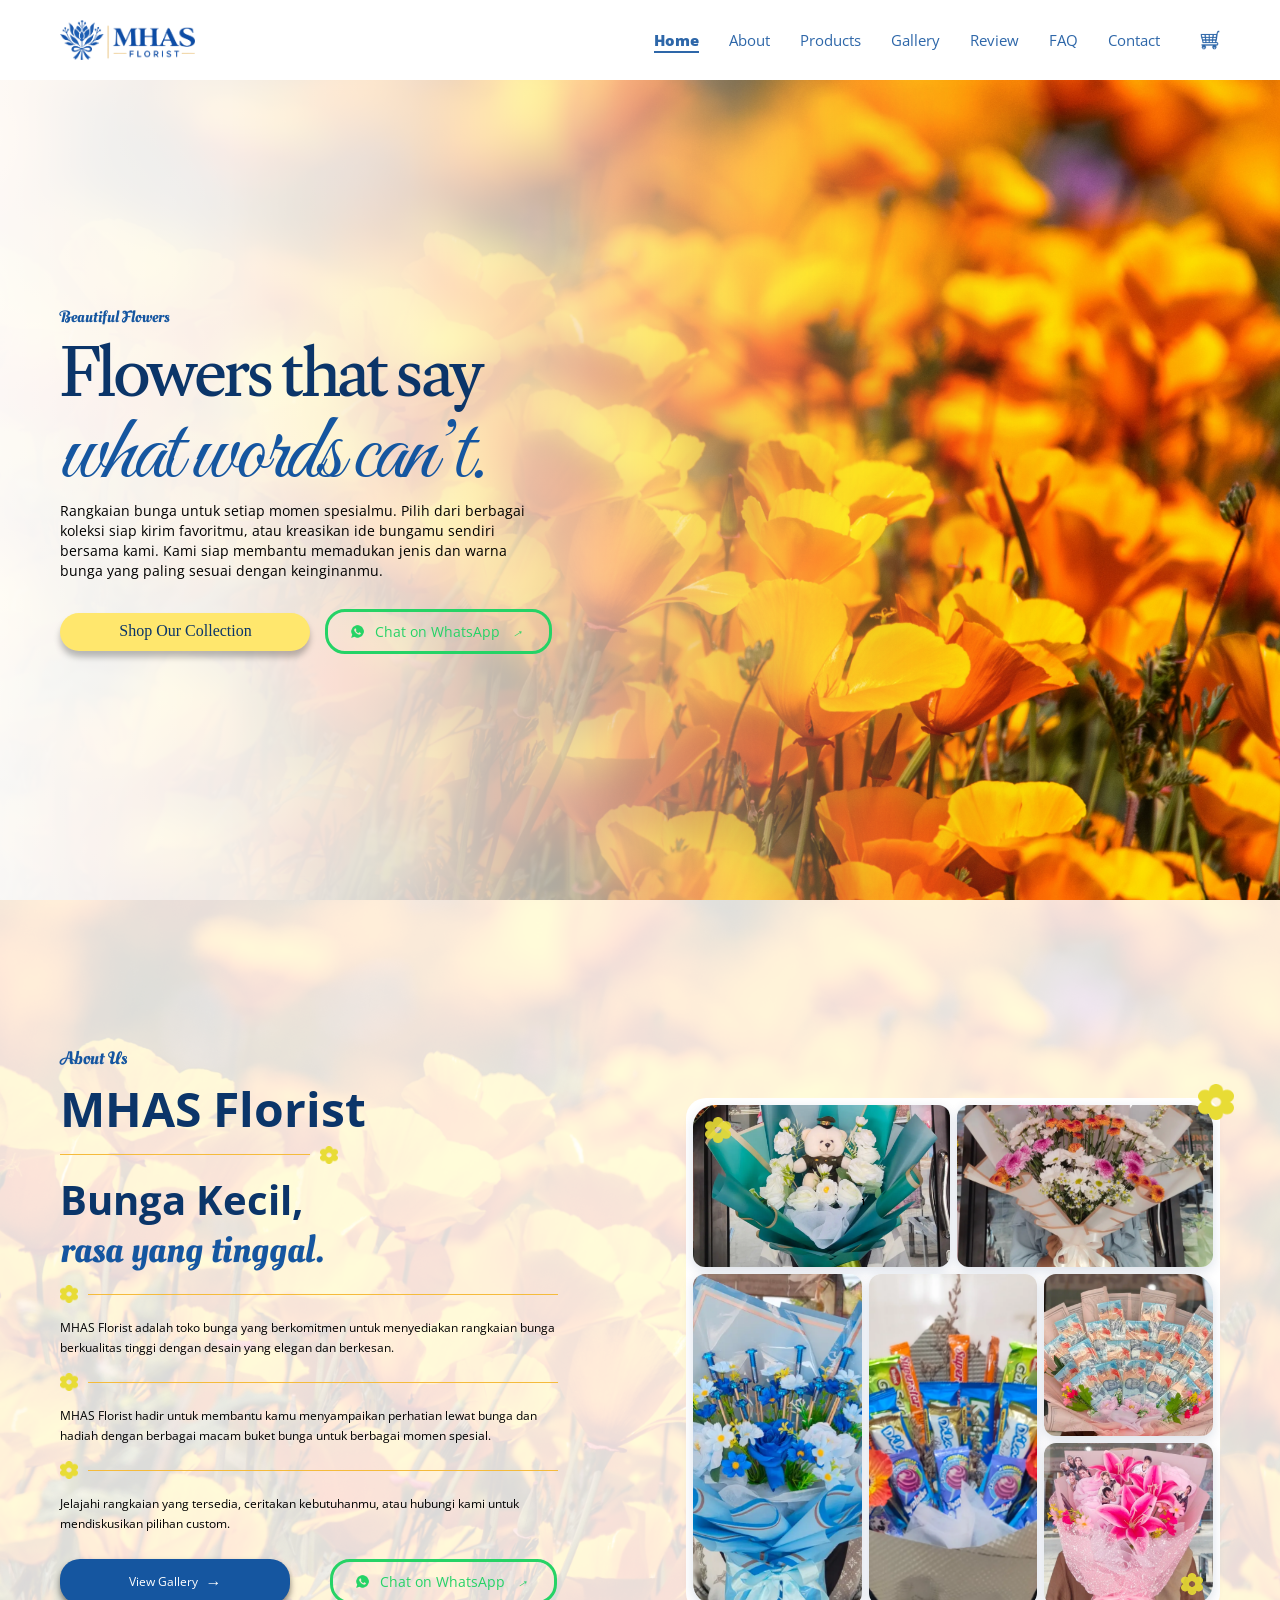
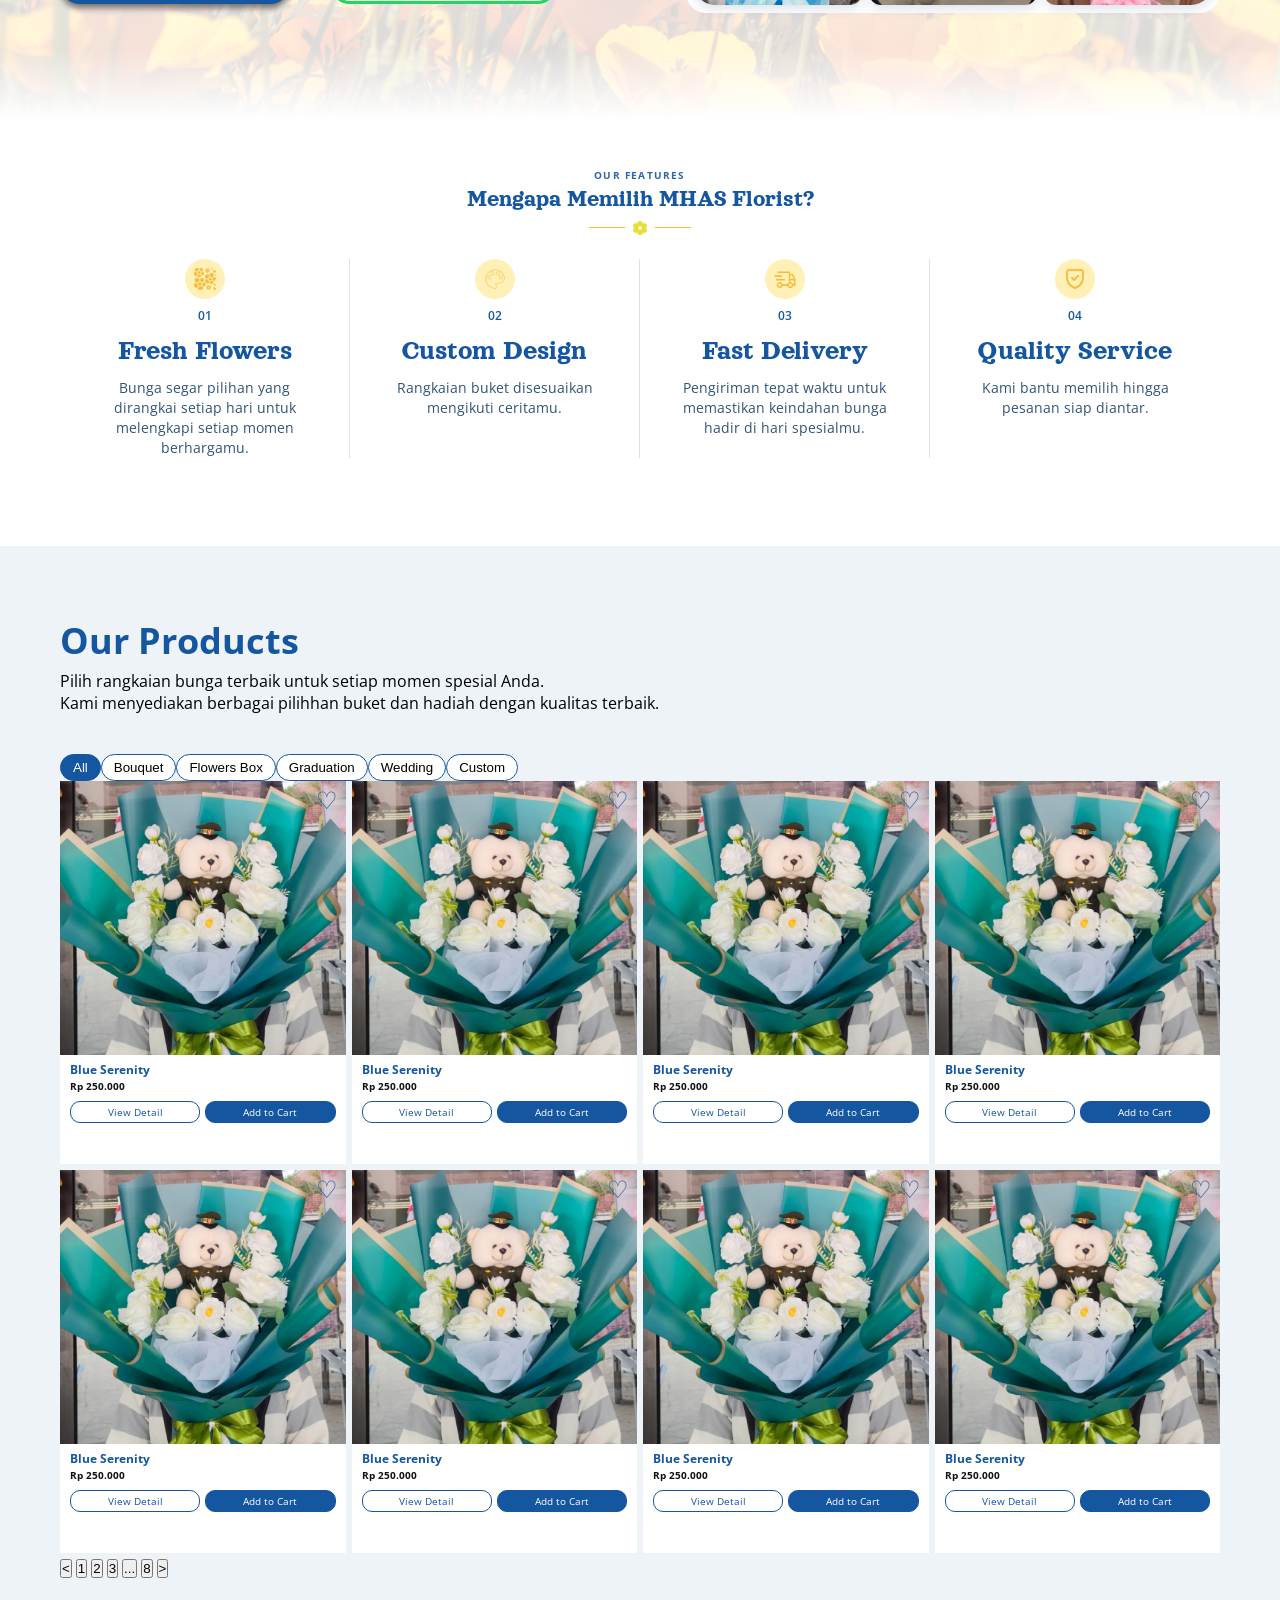
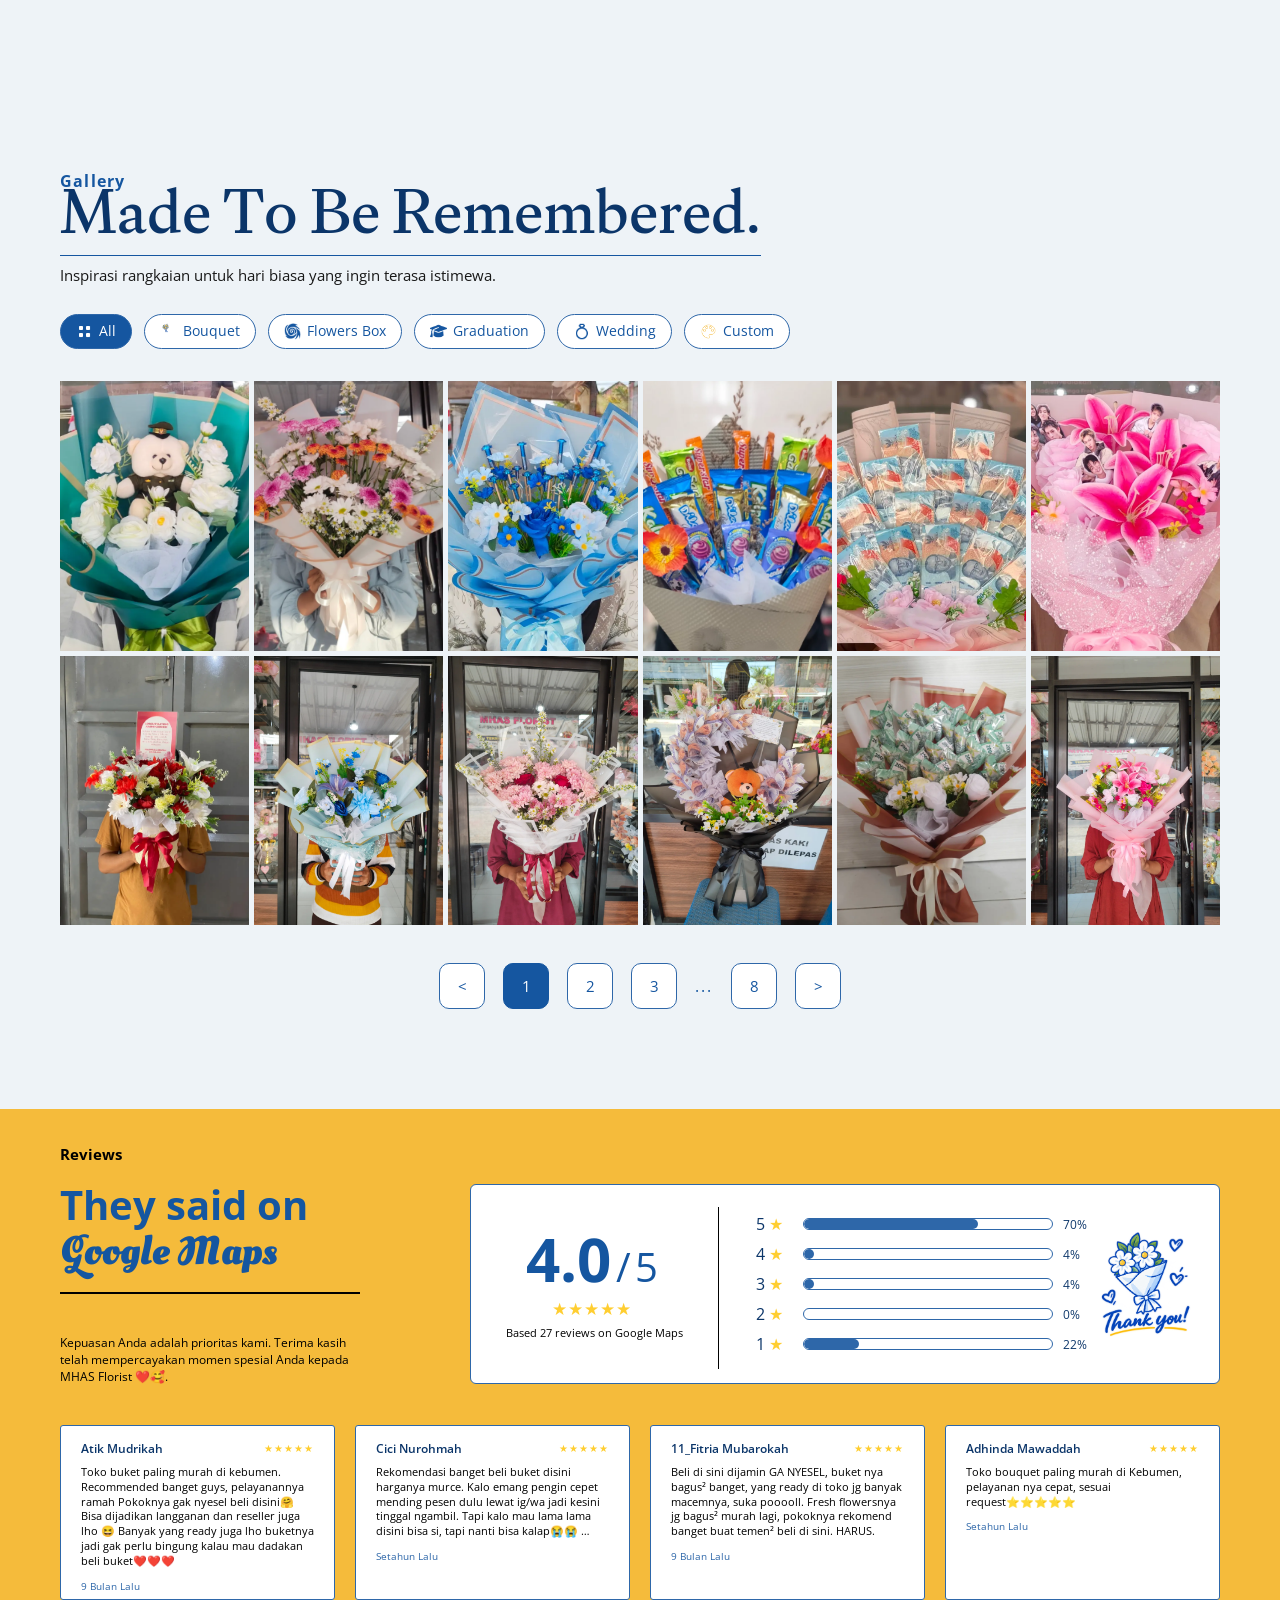
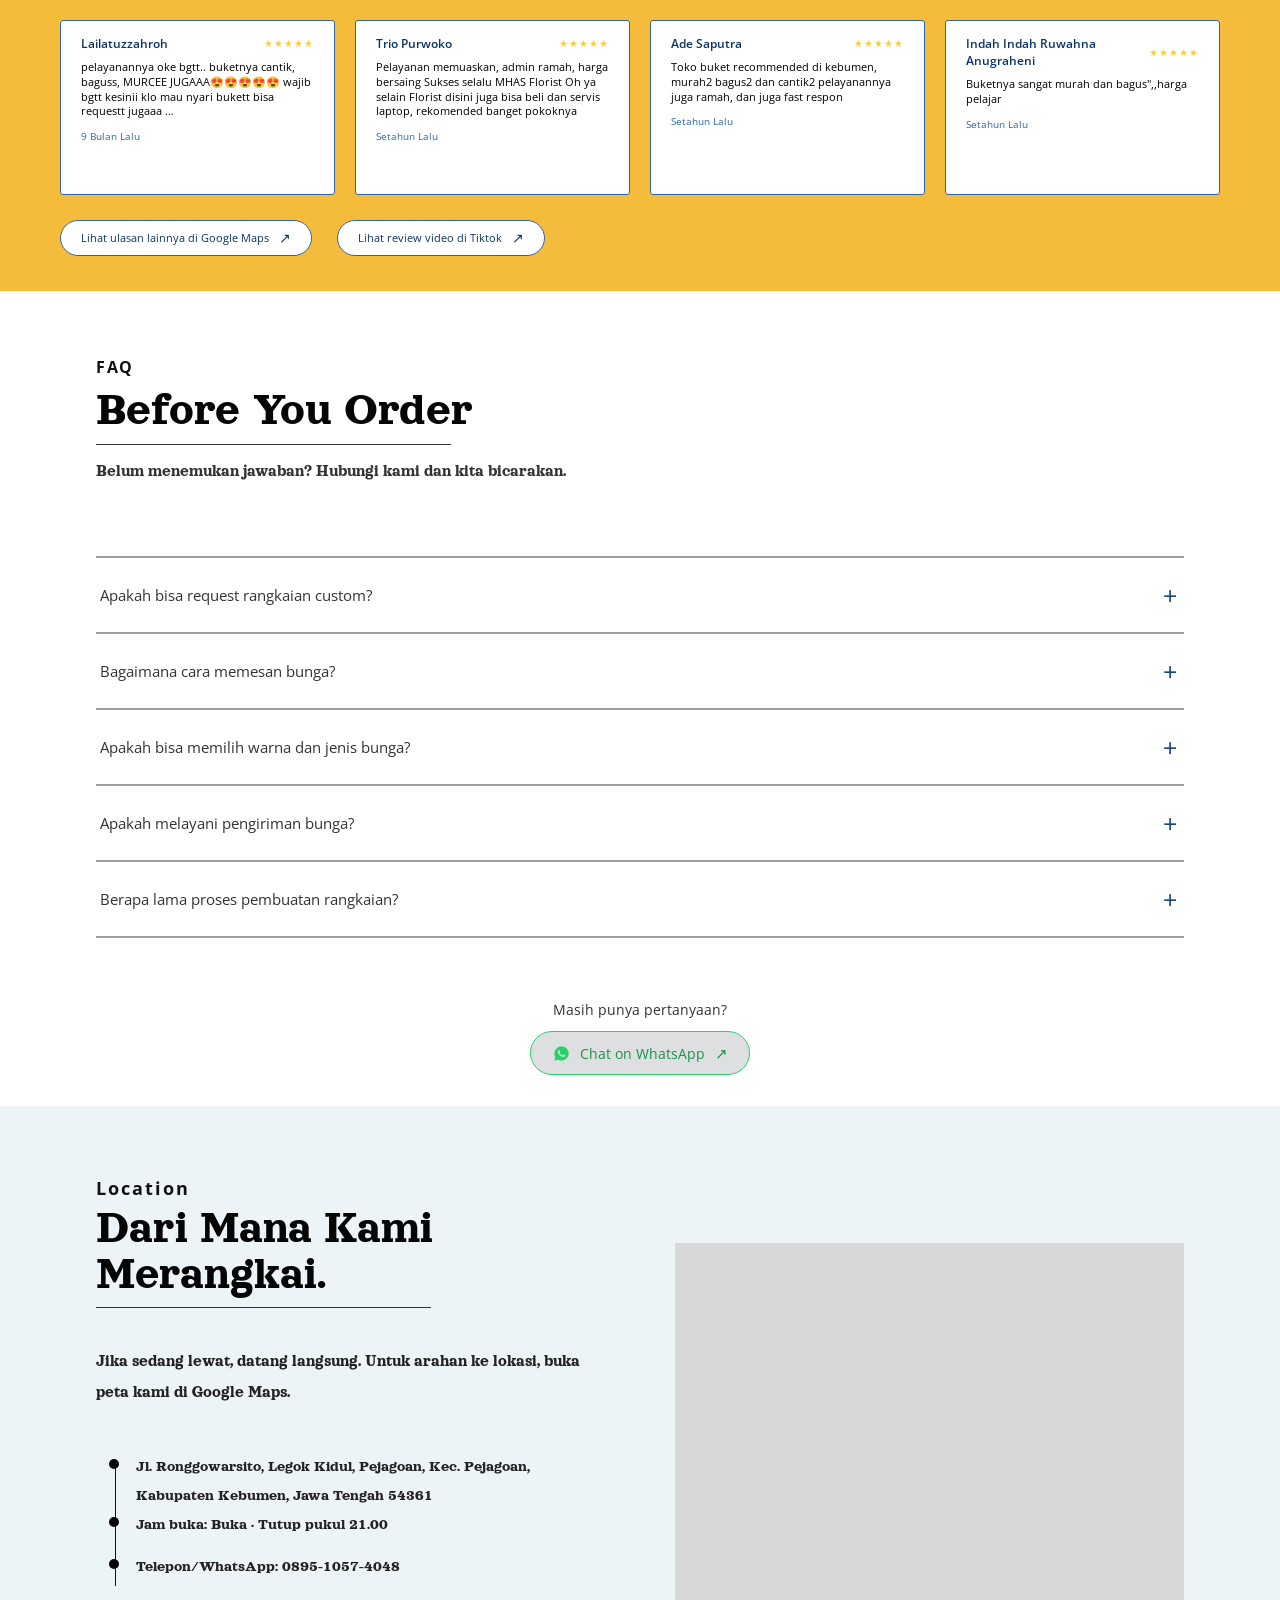
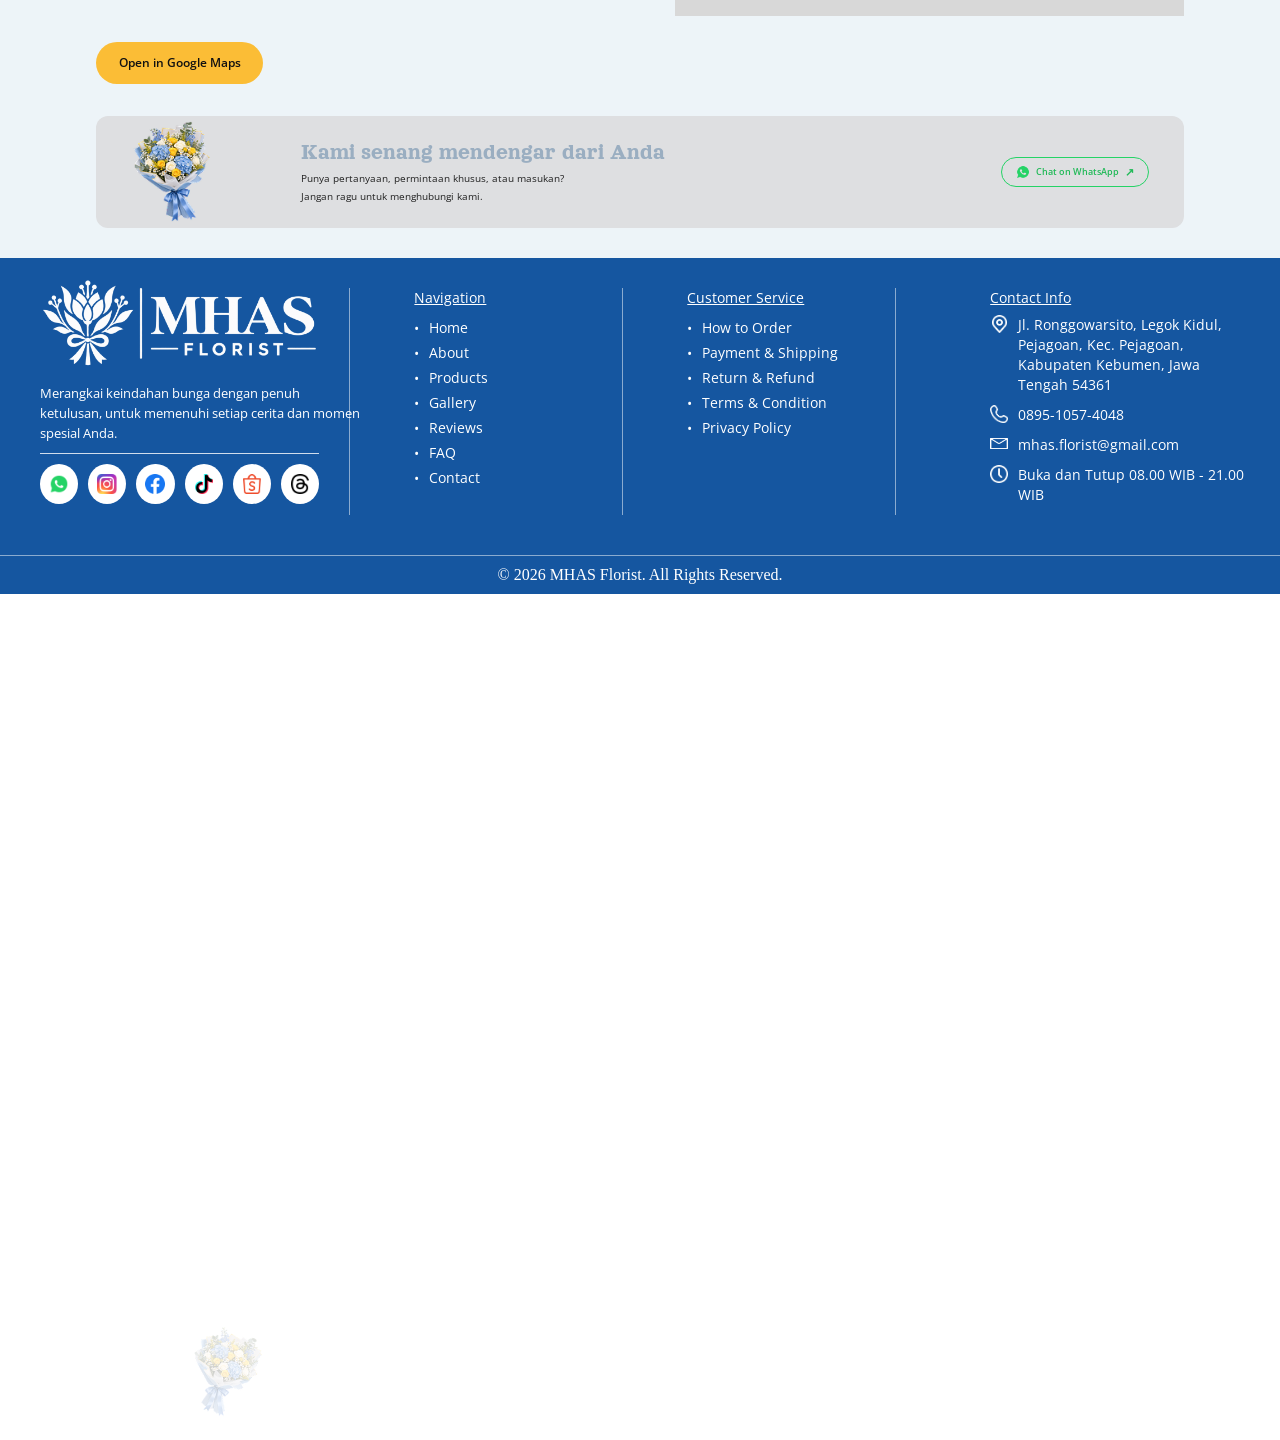
<file: index.html>
<!DOCTYPE html>
<html lang="id">
<head>
    <meta charset="UTF-8">
    <meta name="viewport" content="width=device-width, initial-scale=1.0">
    <link rel="stylesheet" href="css/style.css">
    <link rel="stylesheet" href="css/cart.css">
    <title>MHAS Florist</title>
</head>
<body>
    
    <header class="navbar">
        <div class="navbar-container">

            <a href="#home" class="logo">
                <img src="assets/logo/MHAS Florist navbar.png" alt="Logo MHAS Florist">
            </a>

            <div class="nav-right">
                <nav class="nav-menu">
                    <a href="#home" class="nav-link active">Home</a>
                    <a href="#about" class="nav-link">About</a>
                    <a href="#products" class="nav-link">Products</a>
                    <a href="#gallery" class="nav-link">Gallery</a>
                    <a href="#reviews" class="nav-link">Review</a>
                    <a href="#faq" class="nav-link">FAQ</a>
                    <a href="#contact" class="nav-link">Contact</a>
                </nav>

                <button class="cart-button" type="button" aria-label="Open cart" aria-controls="cart-drawer" aria-expanded="false">
                    <img src="assets/icons/Keranjang.png" alt="Cart Icon">
                    <span class="cart-count" aria-live="polite">0</span>
                </button>
            </div>

            <button class="menu-toggle" type="button" aria-label="Open Menu">
                <img src="assets/icons/menu.png" alt="Menu Icon">
            </button>
        </div>

    </header>

    <main>
        <section class="home" id="home">
        <div class="home-background">
            <div class="flower-image"></div>
            <div class="flower-blur"></div>
            <div class="flower-fade"></div>
        </div>

        <div class="home-container">
            <div class="home-content">
                <p class="Beautiful">
                    Beautiful Flowers
                </p>

                <h1>
                    Flowers that say
                    <span>what words can’t.</span>
                </h1>

                <p class="home-description">
                    Rangkaian bunga untuk setiap momen spesialmu. Pilih dari berbagai koleksi siap kirim favoritmu, atau kreasikan ide bungamu sendiri bersama kami. Kami siap membantu memadukan jenis dan warna bunga yang paling sesuai dengan keinginanmu.
                </p>

                <div class="home-buttons">
                    <a href="#products" class="btn-shop">
                        Shop Our Collection
                    </a>

                    <a href="https://api.whatsapp.com/send/?phone=%2B6289510574048&text&type=phone_number&app_absent=0" class="btn-whatsapp">
                        <img src="assets/icons/WhatsApp.png" alt="WhatsApp">
                        <span>Chat on WhatsApp</span>
                        <span class="arrow">→</span>
                    </a>
                </div>
            </div>
        </div>
        </section>

        <div id="content" class="content" aria-live="polite"></div>
    </main>

    <aside class="cart-drawer" id="cart-drawer" aria-labelledby="cart-title" aria-hidden="true">
        <div class="cart-panel">
            <div class="cart-header">
                <h2 id="cart-title">YOUR CART</h2>
                <button class="cart-close" type="button" aria-label="Close cart">&times;</button>
            </div>

            <p class="cart-item-count">0 Item</p>
            <div class="cart-items" aria-live="polite"></div>

            <div class="cart-summary">
                <div class="cart-total">
                    <span>Grand Total</span>
                    <strong>Rp0</strong>
                </div>
                <button class="cart-checkout" type="button" disabled>
                    <img src="assets/icons/WhatsApp.png" alt="" aria-hidden="true">
                    <span>Order via WhatsApp</span>
                </button>
                <div class="cart-notice">
                    <img src="assets/icons/Shield.png" alt="" aria-hidden="true">
                    <div>
                        <strong>Pesanan Anda akan dikirim melalui WhatsApp</strong>
                        <span>Untuk konfirmasi lebih lanjut.</span>
                    </div>
                </div>
            </div>
        </div>
    </aside>
    <div class="cart-backdrop" aria-hidden="true"></div>

    <footer class="footer">
        <div class="footer-container">
            <div class="footer-brand">
                <img src="assets/logo/MHAS Florist footer.png" alt="MHAS Florist Logo">

                <p>Merangkai keindahan bunga dengan penuh ketulusan, untuk memenuhi setiap cerita dan momen spesial Anda.</p>

                <div class="footer-social">
                    <a href="https://api.whatsapp.com/send/?phone=%2B6289510574048&text&type=phone_number&app_absent=0" aria-label="WhatsApp">
                        <img src="assets/icons/WhatsApp.png" alt="WhatsApp">
                    </a>

                    <a href="https://www.instagram.com/mhasflorist_kebumen?utm_source=ig_web_button_share_sheet&stkn=ZDNlZDc0MzIxNw==" aria-label="Instagram">
                        <img src="assets/icons/Instagram.png" alt="Instagram">
                    </a>

                    <a href="https://www.facebook.com/profile.php?id=61556389310690&sk=about" aria-label="Facebook">
                        <img src="assets/icons/Facebook.png" alt="Facebook">
                    </a>
                    
                    <a href="https://www.tiktok.com/@mhasflorist_kebumen?is_from_webapp=1&sender_device=pc" aria-label="Tiktok">
                        <img src="assets/icons/tiktok.png" alt="Tiktok">
                    </a>

                    <a href="https://shopee.co.id/" aria-label="Shopee">
                        <img src="assets/icons/Shopee.png" alt="Shopee">
                    </a>
                    
                    <a href="https://www.threads.com/@mhasflorist_kebumen?xmt=AQG0b1jZ0WDj8y1A4V8j3JJ-yRm7vr9UwsMYNHy_hAfdiQk" aria-label="Threads">
                        <img src="assets/icons/Threads.png" alt="Threads">
                    </a>                
                </div>
            </div>

            <div class="footer-line"></div>
            
            <div class="footer-column">
                <h3>Navigation</h3>

                <a href="#home">Home</a>
                <a href="#about">About</a>
                <a href="#products">Products</a>
                <a href="#gallery">Gallery</a>
                <a href="#reviews">Reviews</a>
                <a href="#faq">FAQ</a>
                <a href="#contact">Contact</a>
                
            </div>

            <div class="footer-column">
                <h3>Customer Service</h3>

                <a href="#">How to Order</a>
                <a href="#">Payment & Shipping</a>
                <a href="#">Return & Refund</a>
                <a href="#">Terms & Condition</a>
                <a href="#">Privacy Policy</a>
            </div>

            <div class="footer-column footer-contact">
                <h3>Contact Info</h3>

                <div class="contact-item">
                    <img src="assets/icons/Maps.png" alt="Location">
                    <p>Jl. Ronggowarsito, Legok Kidul, Pejagoan, Kec. Pejagoan, Kabupaten Kebumen, Jawa Tengah 54361</p>
                </div>

                <div class="contact-item">
                    <img src="assets/icons/Telp.png" alt="Phone">
                    <p>0895-1057-4048</p>
                </div>                

                <div class="contact-item">
                    <img src="assets/icons/Gmail.png" alt="Email">
                    <p>mhas.florist@gmail.com</p>
                </div> 

                <div class="contact-item">
                    <img src="assets/icons/Clock.png" alt="Opening Hours">
                    <p>Buka dan Tutup 08.00 WIB - 21.00 WIB</p>
                </div> 
                
            </div>
        </div>
        
        <div class="footer-bottom">
            <p>© 2026 MHAS Florist. All Rights Reserved.</p>
        </div>
    </footer>

    <script src="js/reviews.js"></script>
    <script src="js/products.js"></script>
    <script src="js/gallery.js"></script>
    <script src="js/cart.js"></script>
    <script src="js/faq.js"></script>
    <script src="js/router.js"></script>
    <script src="js/main.js"></script>
</body>
</html>
</file>
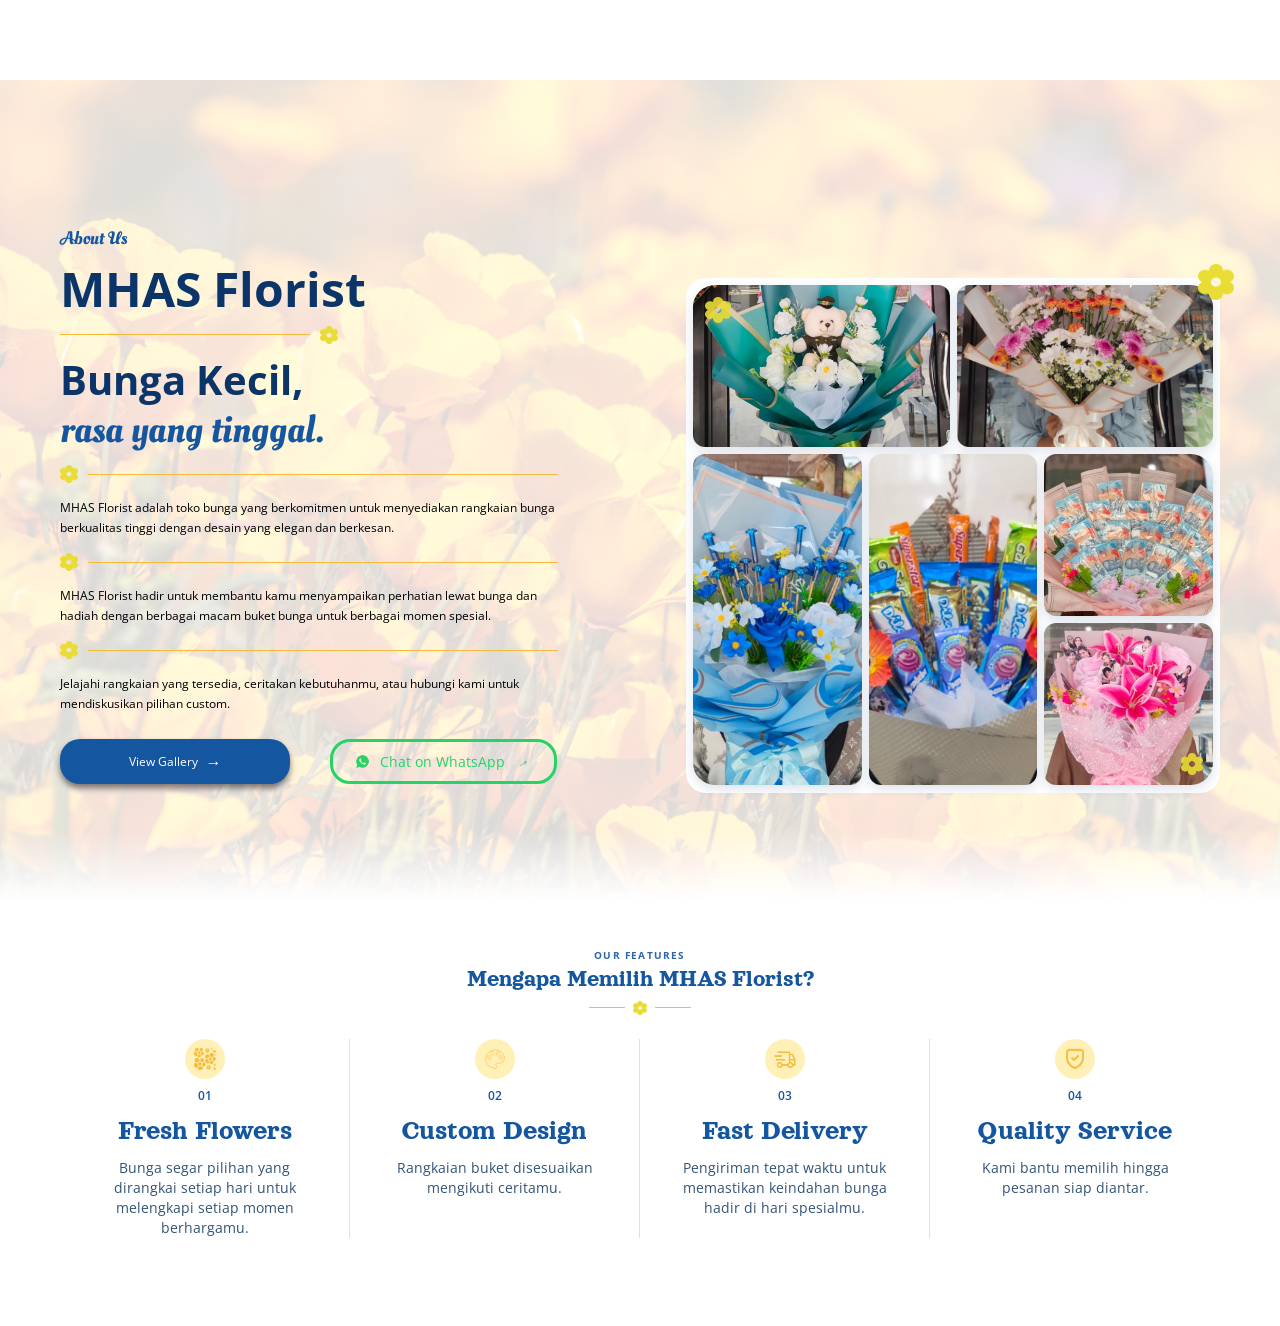
<file: Pages/about.html>
<!DOCTYPE html>
<html lang="id">
<head>
    <meta charset="UTF-8">
    <meta name="viewport" content="width=device-width, initial-scale=1.0">
    <link rel="stylesheet" href="../css/style.css">
    <title>About | MHAS Florist</title>
</head>
<body>
    
    <section class="about" id="about">
        
        <div class="about-container">
            <div class="about-content">
                <p class="about-subtitle"> About Us </p>
                
                <h2> MHAS Florist </h2>

                <div class="about-decoration">
                    <span class="about-line-hero"></span>
                    <img src="../assets/icons/Bunga Kuning.png" alt="Flower" class="about-flower">
                </div>

                <h3> Bunga Kecil, <br> 
                    <span> rasa yang tinggal.</span></h3>
                    
                    <div class="about-decoration">
                        <img src="../assets/icons/Bunga Kuning.png" alt="Flower" class="about-flower">
                        <span class="about-line"></span>
                    </div>

                    <p class="about-description">
                        MHAS Florist adalah toko bunga yang berkomitmen untuk menyediakan rangkaian bunga berkualitas tinggi dengan desain yang elegan dan berkesan.
                    </p>
                    
                    <div class="about-decoration">
                        <img src="../assets/icons/Bunga Kuning.png" alt="Flower" class="about-flower">
                        <span class="about-line"></span>
                    </div>
                    
                    <p class="about-description">
                        MHAS Florist hadir untuk membantu kamu menyampaikan perhatian lewat bunga dan hadiah dengan berbagai macam buket bunga untuk berbagai momen spesial.
                    </p>
                    
                    <div class="about-decoration">
                        <img src="../assets/icons/Bunga Kuning.png" alt="Flower" class="about-flower">
                        <span class="about-line"></span>
                    </div>
                    
                    <p class="about-description">
                        Jelajahi rangkaian yang tersedia, ceritakan kebutuhanmu, atau hubungi kami untuk mendiskusikan pilihan custom.
                    </p>

                    <div class="about-buttons">
                        <a href="gallery.html" class="btn-gallery">
                            View Gallery
                            <span>→</span>
                        </a>
                        
                        <a href="https://api.whatsapp.com/send/?phone=%2B6289510574048&text&type=phone_number&app_absent=0" class="btn-whatsapp">
                            <img src="../assets/icons/WhatsApp.png" alt="WhatsApp">
                            <span>Chat on WhatsApp</span>
                            <span class="arrow">→</span>
                        </a>
                    </div>
                </div>
            
                <div class="about-images">
                    <div class="about-image images1">
                        <img src="../assets/images/tes.png" alt="MHAS Florist">
                    </div>

                    <div class="about-image images2">
                        <img src="../assets/images/tes2.png" alt="MHAS Florist">
                    </div>

                    <div class="about-image images3">
                        <img src="../assets/images/tes3.png" alt="MHAS Florist">
                    </div>

                    <div class="about-image images4">
                        <img src="../assets/images/tes4.png" alt="MHAS Florist">
                    </div>                    

                    <div class="about-image images5">
                        <img src="../assets/images/tes5.png" alt="MHAS Florist">
                    </div>

                    <div class="about-image images6">
                        <img src="../assets/images/tes6.png" alt="MHAS Florist">
                    </div>

                </div>
                
        </div>


    </section>

    <section class="features" aria-labelledby="features-title">
        <div class="features-heading">
            <p class="features-eyebrow">OUR FEATURES</p>
            <h2 id="features-title">Mengapa Memilih MHAS Florist?</h2>
            <div class="features-heading-decoration" aria-hidden="true">
                <span></span>
                <span class="features-heading-flower"></span>
                <span></span>
            </div>
        </div>

        <div class="features-container">
            <div class="feature-item">
                <div class="feature-icon">
                    <img src="../assets/icons/Flowers.png" alt="Fresh Flowers">
                </div>
                <span class="feature-number">01</span>
                <h3>Fresh Flowers</h3>
                <p>Bunga segar pilihan yang dirangkai setiap hari untuk melengkapi setiap momen berhargamu.</p>
            </div>

            <div class="feature-item">
                <div class="feature-icon">
                    <img src="../assets/icons/Custom.png" alt="Custom Design">
                </div>
                <span class="feature-number">02</span>
                <h3>Custom Design</h3>
                <p>Rangkaian buket disesuaikan mengikuti ceritamu.</p>
            </div>

            <div class="feature-item">
                <div class="feature-icon">
                    <img src="../assets/icons/Delivery.png" alt="Fast Delivery">
                </div>
                <span class="feature-number">03</span>
                <h3>Fast Delivery</h3>
                <p>Pengiriman tepat waktu untuk memastikan keindahan bunga hadir di hari spesialmu.</p>
            </div>

            <div class="feature-item">
                <div class="feature-icon">
                    <img src="../assets/icons/Shield.png" alt="Quality Service">
                </div>
                <span class="feature-number">04</span>
                <h3>Quality Service</h3>
                <p>Kami bantu memilih hingga pesanan siap diantar.</p>
            </div>
        </div>
    </section>

    <script src="../js/main.js"></script>
</body>
</html>
</file>
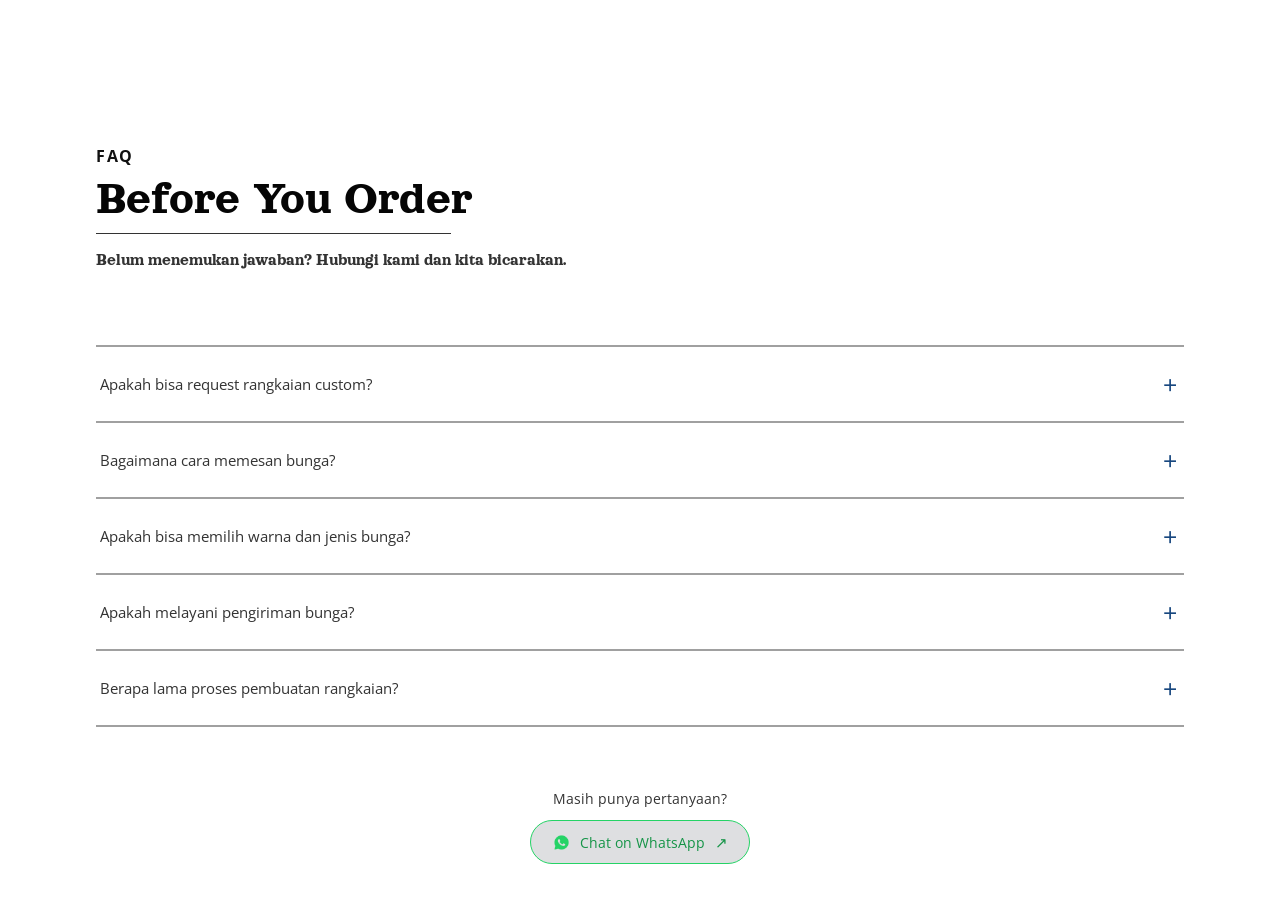
<file: Pages/faq.html>
<!DOCTYPE html>
<html lang="id">
<head>
    <meta charset="UTF-8">
    <meta name="viewport" content="width=device-width, initial-scale=1.0">

    <link rel="stylesheet" href="../css/style.css">
    <link rel="stylesheet" href="../css/faq.css">

    <title>FAQ | MHAS Florist</title>
</head>
<body>
    
    <section class="faq" id="faq">
        <div class="faq-container">

            <section class="faq-heading">
                <p class="faq-label">FAQ</p>

                <h1 class="faq-title">Before You Order</h1>

                <div class="faq-line"></div>

                <p class="faq-description">
                    Belum menemukan jawaban? Hubungi kami dan kita bicarakan.
                </p>
            </section>

        <div class="faq-list">
            <div class="faq-item">

                <button
                    class="faq-question"
                    type="button"
                    aria-expanded="false"
                >
                    <span>Apakah bisa request rangkaian custom?</span>
                    <span class="faq-icon" aria-hidden="true">+</span>
                </button>

                <div class="faq-answer" hidden>
                    <p>
                        Bisa. Ceritakan warna, ukuran, dan suasana
                        rangkaian yang kamu inginkan melalui WhatsApp.
                        Kami akan membantu menyesuaikannya dengan
                        kebutuhanmu.
                    </p>
                </div>
            </div>

            <div class="faq-item">
                <button
                    class="faq-question"
                    type="button"
                    aria-expanded="false"
                >
                    <span>Bagaimana cara memesan bunga?</span>
                    <span class="faq-icon" aria-hidden="true">+</span>
                </button>

                <div class="faq-answer" hidden>
                    <p>
                        Kamu bisa menghubungi kami melalui WhatsApp
                        untuk memilih rangkaian bunga, menyampaikan
                        detail pesanan, dan mengonfirmasi pemesanan.
                    </p>
                </div>
            </div>

            <div class="faq-item">

                <button
                    class="faq-question"
                    type="button"
                    aria-expanded="false"
                >
                    <span>Apakah bisa memilih warna dan jenis bunga?</span>
                    <span class="faq-icon" aria-hidden="true">+</span>
                </button>

                <div class="faq-answer" hidden>
                    <p>
                        Kamu dapat menyampaikan pilihan warna dan
                        jenis bunga yang diinginkan. Ketersediaan
                        bunga akan kami konfirmasikan saat pemesanan.
                    </p>
                </div>
            </div>

            <div class="faq-item">

                <button
                    class="faq-question"
                    type="button"
                    aria-expanded="false"
                >
                    <span>Apakah melayani pengiriman bunga?</span>
                    <span class="faq-icon" aria-hidden="true">+</span>
                </button>

                <div class="faq-answer" hidden>
                    <p>
                        Silakan hubungi kami untuk menanyakan
                        ketersediaan layanan pengiriman, area tujuan,
                        serta biaya pengiriman sesuai lokasi.
                    </p>
                </div>
            </div>

            <div class="faq-item">

                <button
                    class="faq-question"
                    type="button"
                    aria-expanded="false"
                >
                    <span>Berapa lama proses pembuatan rangkaian?</span>
                    <span class="faq-icon" aria-hidden="true">+</span>
                </button>

                <div class="faq-answer" hidden>
                    <p>
                        Waktu pengerjaan menyesuaikan jenis rangkaian
                        dan tingkat kerumitan pesanan. Hubungi kami
                        terlebih dahulu untuk memastikan waktu
                        pengerjaan yang tersedia.
                    </p>
                </div>
            </div>

        </div>

        <section class="faq-contact">

            <p>Masih punya pertanyaan?</p>

            <a
                href="https://api.whatsapp.com/send/?phone=%2B6289510574048&text&type=phone_number&app_absent=0"
                target="_blank"
                rel="noopener noreferrer"
                class="contact-whatsapp"
            >
                <img src="../assets/icons/WhatsApp.png" alt="WhatsApp">
                <span>Chat on WhatsApp</span>
                <span class="contact-whatsapp-arrow">↗</span>
            </a>
        </section>
    </div>
    </section>

    <script src="../js/faq.js"></script>
    <script src="../js/main.js"></script>
</body>
</html>
</file>
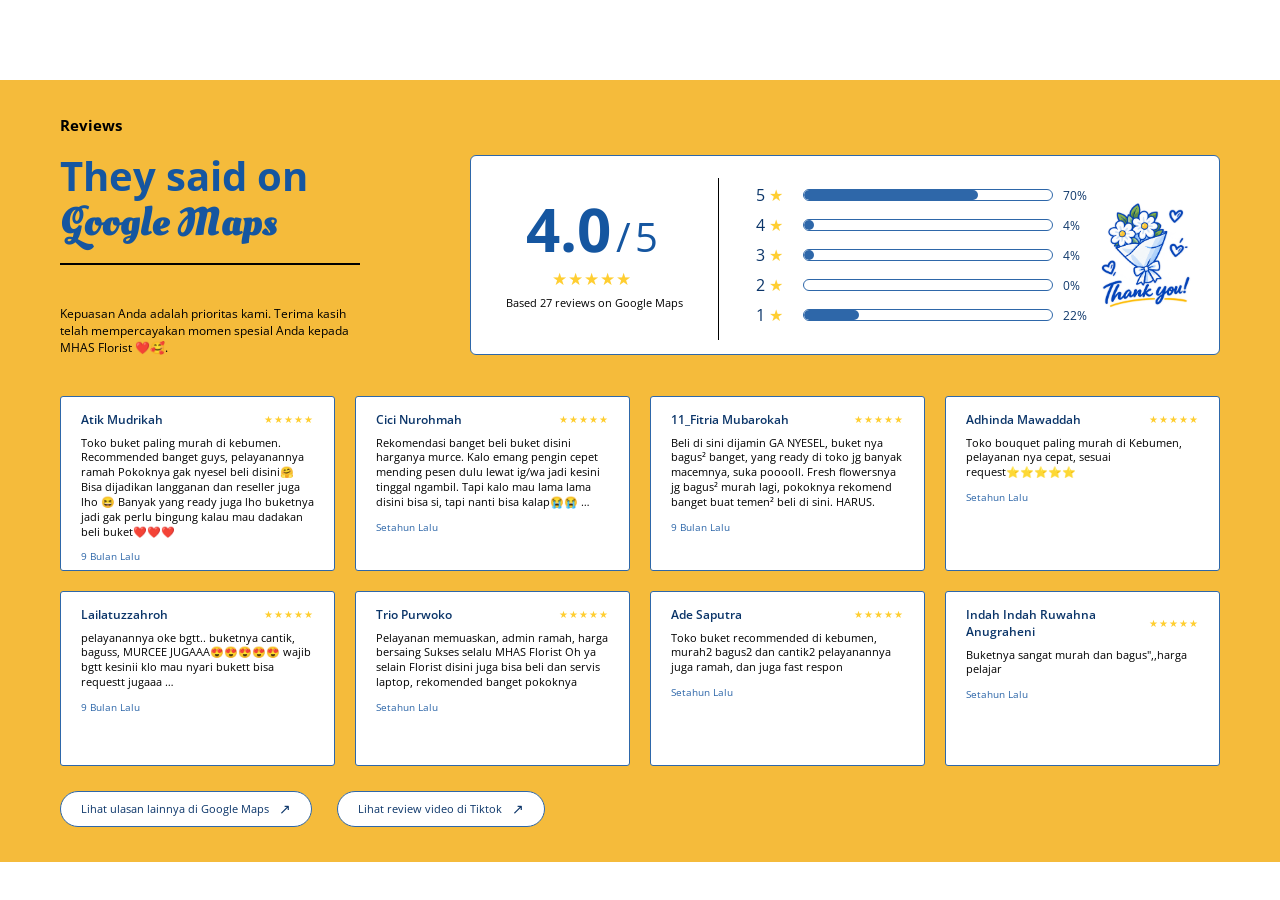
<file: Pages/reviews.html>
<!DOCTYPE html>
<html lang="id">
<head>
    <meta charset="UTF-8">
    <meta name="viewport" content="width=device-width, initial-scale=1.0">
    <link rel="stylesheet" href="../css/style.css">
    <title>Reviews | MHAS Florist</title>
</head>
<body>
    
    <section class="reviews" id="reviews">
        <div class="reviews-container">
            <div class="reviews-header">
                <p class="reviews-label"> Reviews </p>
                <h1> They said on 
                    <span>Google Maps</span>
                </h1>
                <div class="reviews-line"></div>
                <p class="reviews-description">
                    Kepuasan Anda adalah prioritas kami. Terima kasih telah mempercayakan momen spesial Anda kepada MHAS Florist ❤️🥰.
                </p> 
            </div>
            <div class="reviews-summary">
                <div class="reviews-overall">
                    <div class="reviews-score">
                        <span id="reviews-score">-</span>
                        <span class="score-divider">/</span>
                        <span class="score-max">5</span>
                    </div>

                    <div
                        class="reviews-stars"
                        id="reviews-stars"
                        aria-label="Google Maps rating">
                        ★★★★★
                    </div>

                    <p class="reviews-total">
                        Based
                        <span id="reviews-total">-</span>
                        reviews on Google Maps
                    </p>
                </div>

                <div class="reviews-divider"></div>
                
                <div class="reviews-breakdown">

                    <div class="rating-row">
                        <div class="rating-label">
                            <span class="rating-number">5</span>
                            <span class="rating-star">★</span>
                        </div>

                        <div class="rating-bar">
                            <div class="rating-fill" id="bar-5"></div>
                        </div>

                        <span class="rating-percent" id="percent-5">-</span>
                    </div>


                    <div class="rating-row">
                        <div class="rating-label">
                            <span class="rating-number">4</span>
                            <span class="rating-star">★</span>
                        </div>

                        <div class="rating-bar">
                            <div class="rating-fill" id="bar-4"></div>
                        </div>

                        <span class="rating-percent" id="percent-4">-</span>
                    </div>


                    <div class="rating-row">
                        <div class="rating-label">
                            <span class="rating-number">3</span>
                            <span class="rating-star">★</span>
                        </div>

                        <div class="rating-bar">
                            <div class="rating-fill" id="bar-3"></div>
                        </div>

                        <span class="rating-percent" id="percent-3">-</span>
                    </div>


                    <div class="rating-row">
                        <div class="rating-label">
                            <span class="rating-number">2</span>
                            <span class="rating-star">★</span>
                        </div>

                        <div class="rating-bar">
                            <div class="rating-fill" id="bar-2"></div>
                        </div>

                        <span class="rating-percent" id="percent-2">-</span>
                    </div>


                    <div class="rating-row">
                        <div class="rating-label">
                            <span class="rating-number">1</span>
                            <span class="rating-star">★</span>
                        </div>

                        <div class="rating-bar">
                            <div class="rating-fill" id="bar-1"></div>
                        </div>

                        <span class="rating-percent" id="percent-1">-</span>
                    </div>

                </div>

                <div class="reviews-image">
                    <img
                        src="../assets/icons/Thank You.png"
                        alt="Thank you bouquet">
                </div>

            </div>
            
            <div class="reviews-list" id="reviews-list">
                <div class="review-card">
                    <div class="review-header">

                        <h3 class="review-name">
                            Atik Mudrikah
                        </h3>

                        <div class="review-stars" aria-label="5 out of 5 stars"> ★★★★★ 
                        </div>

                    </div>

                    <p class="review-text">
                        Toko buket paling murah di kebumen. Recommended banget guys, pelayanannya ramah Pokoknya gak nyesel beli disini🤗 Bisa dijadikan langganan dan reseller juga lho 😆 Banyak yang ready juga lho buketnya jadi gak perlu bingung kalau mau dadakan beli buket❤️❤️❤️
                    </p>

                    <span class="review-date">
                        9 Bulan Lalu
                    </span>

                </div>

                <div class="review-card">
                    <div class="review-header">

                        <h3 class="review-name">
                            Cici Nurohmah
                        </h3>

                        <div class="review-stars" aria-label="5 out of 5 stars"> ★★★★★ 
                        </div>

                    </div>

                    <p class="review-text">
                        Rekomendasi banget beli buket disini harganya murce. Kalo emang pengin cepet mending pesen dulu lewat ig/wa jadi kesini tinggal ngambil. Tapi kalo mau lama lama disini bisa si, tapi nanti bisa kalap😭😭 …
                    </p>

                    <span class="review-date">
                        Setahun Lalu
                    </span>

                </div>

                <div class="review-card">
                    <div class="review-header">

                        <h3 class="review-name">
                            11_Fitria Mubarokah
                        </h3>

                        <div class="review-stars" aria-label="5 out of 5 stars"> ★★★★★ 
                        </div>

                    </div>

                    <p class="review-text">
                        Beli di sini dijamin GA NYESEL, buket nya bagus² banget, yang ready di toko jg banyak macemnya, suka pooooll. Fresh flowersnya jg bagus² murah lagi, pokoknya rekomend banget buat temen² beli di sini. HARUS.
                    </p>

                    <span class="review-date">
                        9 Bulan Lalu
                    </span>

                </div>

                <div class="review-card">
                    <div class="review-header">

                        <h3 class="review-name">
                            Adhinda Mawaddah
                        </h3>

                        <div class="review-stars" aria-label="5 out of 5 stars"> ★★★★★ 
                        </div>

                    </div>

                    <p class="review-text">
                        Toko bouquet paling murah di Kebumen, pelayanan nya cepat, sesuai request⭐⭐⭐⭐⭐
                    </p>

                    <span class="review-date">
                        Setahun Lalu
                    </span>

                </div>

                <div class="review-card">
                    <div class="review-header">

                        <h3 class="review-name">
                            Lailatuzzahroh
                        </h3>

                        <div class="review-stars" aria-label="5 out of 5 stars"> ★★★★★ 
                        </div>

                    </div>

                    <p class="review-text">
                        pelayanannya oke bgtt.. buketnya cantik, baguss, MURCEE JUGAAA😍😍😍😍😍 wajib bgtt kesinii klo mau nyari bukett bisa requestt jugaaa …

                    </p>

                    <span class="review-date">
                        9 Bulan Lalu
                    </span>

                </div>

                <div class="review-card">
                    <div class="review-header">

                        <h3 class="review-name">
                            Trio Purwoko
                        </h3>

                        <div class="review-stars" aria-label="5 out of 5 stars"> ★★★★★ 
                        </div>

                    </div>

                    <p class="review-text">
                        Pelayanan memuaskan, admin ramah, harga bersaing Sukses selalu MHAS Florist Oh ya selain Florist disini juga bisa beli dan servis laptop, rekomended banget pokoknya
                    </p>

                    <span class="review-date">
                        Setahun Lalu
                    </span>

                </div>

                <div class="review-card">
                    <div class="review-header">

                        <h3 class="review-name">
                            Ade Saputra
                        </h3>

                        <div class="review-stars" aria-label="5 out of 5 stars"> ★★★★★ 
                        </div>

                    </div>

                    <p class="review-text">
                        Toko buket recommended di kebumen, murah2 bagus2 dan cantik2 pelayanannya juga ramah, dan juga fast respon
                    </p>

                    <span class="review-date">
                        Setahun Lalu
                    </span>

                </div>

                <div class="review-card">
                    <div class="review-header">

                        <h3 class="review-name">
                            Indah Indah Ruwahna Anugraheni
                        </h3>

                        <div class="review-stars" aria-label="5 out of 5 stars"> ★★★★★ 
                        </div>

                    </div>

                    <p class="review-text">
                        Buketnya sangat murah dan bagus",,harga pelajar
                    </p>

                    <span class="review-date">
                        Setahun Lalu
                    </span>

                </div>
            </div>
            
            <div class="reviews-actions">
                <a 
                    href="https://www.google.com/maps/place/MHAS+Florist/@-7.6745362,109.6449981,17z/data=!4m18!1m9!3m8!1s0x2e7acb0045c08e91:0xb1b45c92b704e062!2sMHAS+Florist!8m2!3d-7.6745362!4d109.647573!9m1!1b1!16s%2Fg%2F11y4lq6l9b!3m7!1s0x2e7acb0045c08e91:0xb1b45c92b704e062!8m2!3d-7.6745362!4d109.647573!9m1!1b1!16s%2Fg%2F11y4lq6l9b?entry=ttu&g_ep=EgoyMDI2MDkxNi4wIKXMDSoASAFQAw%3D%3D" 
                    class="reviews-button google review-button"
                    id="google-reviews-link" 
                    target="_blank" 
                    rel="noopener noneferrer"
                >
                    <span> Lihat ulasan lainnya di Google Maps</span>
                    <span class="reviews-button-arrow"> ↗ </span>
                </a>
                
                <a
                    href="https://www.tiktok.com/@mhasflorist_kebumen?is_from_webapp=1&sender_device=pc"
                    class="reviews-button tiktok-review-button"
                    target="_blank"
                    rel="nooper noreferrer"
                >
                    <span> Lihat review video di Tiktok </span>
                    <span class="reviews-button-arrow">↗</span>
                </a>
            </div>
        </div>
    </section>

    <script src="../js/main.js"></script>
    <script src="../js/reviews.js"></script>
</body>
</html>
</file>
<file: css/style.css>
@import url('https://fonts.googleapis.com/css2?family=Open+Sans&display=swap');
@import url('https://fonts.googleapis.com/css2?family=Oleo+Script+Swash+Caps&display=swap');
@import url('https://fonts.googleapis.com/css2?family=Gulzar&display=swap');
@import url('https://fonts.googleapis.com/css2?family=Great+Vibes&display=swap');
@import url('https://fonts.googleapis.com/css2?family=Orelega+One&display=swap');

* {
    margin: 0;
    padding: 0;
    box-sizing: border-box;
}

html {
    scroll-behavior: smooth;
}

section[id],
.features {
    scroll-margin-top: 80px;
}


.navbar {
    position: fixed;
    top: 0;
    left: 0;
    z-index: 1000;
    width: 100%;
    background-color: rgba(255, 255, 255, 0.85);

}

body {
    padding-top: 80px;
}

.navbar-container {
    position: relative;
    width: 100%;
    max-width: 1440px;
    min-height: 80px;
    margin: 0 auto;
    padding: 0 60px;
    display: flex;
    align-items: center;
    justify-content: space-between;
}


.logo {
    display: flex;
    align-items: center;
    text-decoration: none;
}

.logo img {
    display: block;
    width: auto;
    height: 40px;
}


.nav-right {
    display: flex;
    align-items: center;
    flex-direction: row;
    gap: 40px;
}


.nav-menu {
    display: flex;
    align-items: center;
    flex-direction: row;
    gap: 30px;
}

.nav-link {
    color: #2E67A9;
    text-decoration: none;
    font-family: 'Open Sans', sans-serif;
    font-size: 15px;
    font-weight: 400;
}

.nav-link.active {
    color: #2E67A9;
    font-weight: 900;
    text-decoration: underline;
    text-decoration-thickness: 2px;
    text-underline-offset: 5px;
}

.Beautiful {
    color: #1556A0;
    width: 551px;
    height: 44px;
    font-family: 'Oleo Script Swash Caps', cursive;
    font-style: normal;
    font-weight: 400;

}

.cart-button {
    display: flex;
    align-items: center;
    justify-content: center;
    border: none;
    background: transparent;
    padding: 0;
    cursor: pointer;
}

.cart-button img {
    display: block;
    width: 20px;
    height: 20px;
    object-fit: contain;
}

.menu-toggle {
    display: none;
    border: none;
    background: transparent;
    cursor: pointer;
}

.home {
    position: relative;
    width: 100%;
    height: calc(100vh - 80px);
    min-height: 600px;
    overflow: hidden;
}

.home-background {
    position: absolute;
    inset: 0;
    overflow: hidden;
}

.flower-image {
    position: absolute;
    inset: 0;
    background-image: url("../assets/images/poppy-flowers-floral-background-yellow-flowers-blossom-3840x2160-5839.jpg");
    background-size: cover;
    background-position: center;
    z-index: 1;
}

.flower-blur {
    position: absolute;
    inset: -30px;
    background-image: url("../assets/images/poppy-flowers-floral-background-yellow-flowers-blossom-3840x2160-5839.jpg");
    background-size: cover;
    background-position: center;
    filter: blur(18px);
    opacity: 0.75;
    mask-image: linear-gradient(
        to right,
        black 0%,
        black 30%,
        rgba(0, 0, 0, 0.95) 40%,
        rgba(0, 0, 0, 0.75) 50%,
        rgba(0, 0, 0, 0.45) 60%,
        rgba(0, 0, 0, 0.18) 70%,
        transparent 82%
    );

    -webkit-mask-image: linear-gradient(
        to right,
        black 0%,
        black 30%,
        rgba(0, 0, 0, 0.95) 40%,
        rgba(0, 0, 0, 0.75) 50%,
        rgba(0, 0, 0, 0.45) 60%,
        rgba(0, 0, 0, 0.18) 70%,
        transparent 82%
    );
    z-index: 2;
}

.flower-fade {
    position: absolute;
    inset: 0;
    background: linear-gradient(
        to right,
        rgba(255, 255, 255, 0.96) 0%,
        rgba(255, 255, 255, 0.90) 18%,
        rgba(255, 255, 255, 0.78) 32%,
        rgba(255, 255, 255, 0.58) 45%,
        rgba(255, 255, 255, 0.34) 55%,
        rgba(255, 255, 255, 0.15) 65%,
        rgba(255, 255, 255, 0.04) 75%,
        transparent 84%
    );
    z-index: 3;
}

.home-container {
    position: relative;
    z-index: 10;
    width: 100%;
    max-width: 1440px;
    height: 100%;
    margin: 0 auto;
    padding: 0 60px;
    display: flex;
    align-items: center;
}

.home-content {
    width: 50%;
    max-width: 620px;
    margin-top: -20px;
}

.home-subtitle {
    margin-bottom: 12px;
    color: #1769aa;
}

.home-content h1 {
    width: 491px;
    height: 121px;
    font-family: 'gulzar', sans-serif;
    font-style: normal;
    font-weight: 400;
    font-size: 72px;
    line-height: 70px;
    letter-spacing: -0.05em;
    margin-bottom: 18px;
    color: #0B3569;
}

.home-content h1 span {
    display: block;
    font-family: 'Great Vibes', cursive;
    font-style: normal;
    font-weight: 400;
    font-size: 96px;
    line-height: 70px; 
    color: #1556A0;
}

.home-description {
    width: 484px;
    height: 80px;
    font-family: 'Open Sans', sans-serif;
    font-style: normal;
    font-weight: 400;
    font-size: 14px;
    line-height: 20px;
    margin-top: 30px;
    margin-bottom: 28px;
    color: #000000;
}

.home-buttons {
    display: flex;
    align-items: center;
    gap: 70px;
}

.btn-shop {
    display: flex;
    flex-direction: row;
    justify-content: center;
    align-items: center;
    width: 250px;
    padding: 9px 39px 11px 40px;
    gap: 10px;
    background: #FFE76D;
    box-shadow: 0px 6px 6px rgba(0, 0, 0, 0.25);
    border-radius: 20px;
    color: #0B3569;
    text-decoration: none;
}

.btn-shop:hover {
    transform: translateY(-2px);
    background-color: #edcd43;
}

.home .btn-whatsapp {
    display: flex;
    align-items: center;
    justify-content: center;
    width: 227px;
    height: 45px;
    padding: 0 16px;
    box-sizing: border-box;
    gap: 10px;
    border: 3px solid #25D366;
    border-radius: 20px;
    color: #25D366;
    text-decoration: none;
    font-family: 'Open Sans', sans-serif;
    font-size: 14px;
    font-weight: 400;
    white-space: nowrap;
    margin-left: -55px;
}

.btn-whatsapp img {
    width: 15px;
    height: 15px;
    object-fit: contain;
    flex-shrink: 0;
}

.btn-whatsapp .arrow {
    width: 18px;
    line-height: 1px;
    transform: rotate(-33.02deg);
    flex-shrink: 0;
}

.features {
    position: relative;
    width: 100%;
    background-color: #ffffff;
    padding: 48px 60px 88px;
    overflow: hidden;
}

.features::after {
    content: "";
    position: absolute;
    right: 0;
    bottom: 0;
    left: 0;
    height: 42px;
    background: linear-gradient(to bottom, rgba(255, 255, 255, 0), #ffffff 88%);
    pointer-events: none;
}

.features-heading {
    text-align: center;
    margin-bottom: 24px;
}

.features-eyebrow {
    color: #2E67A9;
    font-family: 'Open Sans', sans-serif;
    font-size: 10px;
    font-weight: 700;
    letter-spacing: 0.12em;
    margin-bottom: 3px;
}

.features-heading h2 {
    color: #1556A0;
    font-family: 'Orelega One', sans-serif;
    font-size: 24px;
    font-weight: 400;
    line-height: 1.2;
}

.features-heading-decoration {
    display: flex;
    align-items: center;
    justify-content: center;
    gap: 8px;
    margin-top: 7px;
}

.features-heading-decoration > span:first-child,
.features-heading-decoration > span:last-child {
    width: 36px;
    height: 1px;
    background-color: #F5BB3B;
}

.features-heading-flower {
    width: 14px;
    height: 14px;
    background: url("../assets/icons/Bunga Kuning.png") center / contain no-repeat;
}

.features-container {
    max-width: 1200px;
    margin: 0 auto;
    display: grid;
    grid-template-columns: repeat(4, 1fr);
    gap: 0;
    text-align: center;
}

.feature-item {
    display: flex;
    flex-direction: column;
    align-items: center;
    min-width: 0;
    padding: 0 34px;
}

.feature-item:not(:last-child) {
    border-right: 1px solid #D9E1EA;
}

.feature-top {
    display: flex;
    flex-direction: column;
    align-items: center;
    margin-bottom: 8px;
}

.feature-icon {
    width: 40px;
    height: 40px;
    margin-bottom: 8px;
    border-radius: 50%;
    background-color: #FFF0B7;
    display: flex;
    align-items: center;
    justify-content: center;
    overflow: hidden;
}

.feature-icon img {
    width: 24px;
    height: 24px;
    object-fit: contain;
}

.feature-number {
    font-family: 'Open Sans', sans-serif;
    font-size: 12px;
    font-weight: 600;
    color: #1556A0;
}

.feature-line {
    display: block;
    width: 112px;
    height: 1px;
    background-color: #ffffff;
}

.feature-item h3 {
    margin-top: 10px;
    color: #1556A0;
    font-family: 'Orelega One', sans-serif;
    font-size: 28px;
    font-weight: 400;
    line-height: 32px;
}

.feature-item p {
    margin-top: 12px;
    width: 100%;
    max-width: 450px;
    color: #315477;
    font-family: 'Open Sans', sans-serif;
    font-size: 14px;
    font-weight: 400;
    line-height: 20px;
}

.about {
    position: relative;
    width: 100%;
    height: calc(100vh - 80px);
    min-height: 700px;
    background-color: rgba(255, 255, 255, 0.5);
    overflow: hidden;
}

.about::before {
    content: "";
    position: absolute;
    inset: 0;
    background-image: url("../assets/images/poppy-flowers-floral-background-yellow-flowers-blossom-3840x2160-5839.jpg");
    background-size: cover;
    background-position: center;
    opacity: 0.15;
    z-index: 0;
}

.about::after {
    content: "";
    position: absolute;
    right: 0;
    bottom: 0;
    left: 0;
    height: 70px;
    background: linear-gradient(to bottom, rgba(255, 255, 255, 0), #ffffff 100%);
    pointer-events: none;
    z-index: 2;
}

.about-container {
    position: relative;
    z-index: 1;
    width: 100%;
    max-width: 1440px;
    min-height: calc(100vh - 80px);
    margin: 0 auto;
    padding: 0 60px;
    display: flex;
    align-items: center;
    justify-content: space-between;
    gap: 60px;
}

.about-content {
    width: 48%;
    max-width: 620px;
    margin-top: 30px;
}

.about-subtitle {
    margin-bottom: 12px;
    color: #1556A0;
    font-family: 'Oleo Script Swash Caps', cursive;
    font-size: 18px;
    font-weight: 400;
}

.about-content h2 {
    margin-bottom: 10px;
    color: #0B3569;
    font-family: 'Open Sans', sans-serif;
    font-size: 48px;
    font-weight: 700;
    line-height: 1.1;
}

.about-decoration {
    display: flex;
    align-items: center;
    gap: 10px;
    margin-bottom: 12px;
}

.about-line-hero {
    width: 100%;
    max-width: 250px;
    display: block;
    height: 1px;
    background-color: #F5BB3B;
}

.about-line {
    width: 100%;
    max-width: 470px;
    display: block;
    height: 1px;
    background-color: #F5BB3B;
}

.about-flower {
    width: 18px;
    height: 18px;
    object-fit: contain;
}

.about-content h3 {
    margin-bottom: 12px;
    color: #0B3569;
    font-family: 'Open Sans', sans-serif;
    font-size: 40px;
    font-weight: 700;
    line-height: 1.2;
}

.about-content h3 span {
    display: block;
    margin-top: 4px;
    color: #1556A0;
    font-family: 'Oleo Script Swash Caps', cursive;
    font-size: 38px;
    font-weight: 400;
}

.about-description {
    margin-top: 15px;
    width: 499px;
    max-width: 100%;
    margin-bottom: 15px;
    color: #000000;
    font-family: 'Open Sans', sans-serif;
    font-size: 12px;
    font-weight: 400;
    line-height: 20px;
}

.about-buttons {
    display: flex;
    align-items: center;
    gap: 40px;
    margin-top: 25px;
}

.btn-gallery {
    display: flex;
    align-items: center;
    justify-content: center;
    gap: 8px;
    width: 230px;
    height: 45px;
    background-color: #1556A0;
    border-radius: 20px;
    color: #ffffff;
    text-decoration: none;
    font-family: 'Open Sans', sans-serif;
    font-size: 12px;
    font-weight: 400;
    box-shadow: 0px 4px 6px rgba(0, 0.25, 0.25, 0.50);
}

.btn-gallery span {
    font-size: 16px;
}

.about-images {
    position: relative;
    width: 46%;
    height: 515px;
    max-width: 600px;
    margin-top: 90px;
    display: grid;
    grid-template-columns: repeat(6, 1fr);
    grid-template-rows: 1fr 1fr 1fr;
    gap: 7px;
    padding: 7px;
    background-color: #ffffff;
    border-radius: 20px;
    overflow: visible;
}

.about .btn-whatsapp {
    display: flex;
    align-items: center;
    justify-content: center;
    width: 227px;
    height: 45px;
    padding: 0 16px;
    box-sizing: border-box;
    gap: 10px;
    border: 3px solid #25D366;
    border-radius: 20px;
    color: #25D366;
    text-decoration: none;
    font-family: 'Open Sans', sans-serif;
    font-size: 14px;
    font-weight: 400;
    white-space: nowrap;
}

.about-images::after {
    content: "";
    position: absolute;
    top: -14px;
    right: -14px;
    width: 36px;
    height: 36px;
    background: url("../assets/icons/Bunga Kuning.png") center / contain no-repeat;
    pointer-events: none;
    z-index: 6;
    animation: flower-float 4s ease-in-out infinite;
}

.about-image {
    position: relative;
    overflow: hidden;
    background-color: #ffffff;
    border-radius: 16px;
    box-shadow: 0 4px 12px rgba(11, 53, 105, 0.14);
}

.about-image img {
    width: 100%;
    height: 100%;
    object-fit: cover;
    display: block;
    transition: transform 0.35s ease;
}

.about-image:hover img {
    transform: scale(1.04);
}

.images1 {
    border-radius: 22px 12px 12px 12px;
}

.images2 {
    border-radius: 12px 22px 12px 12px;
}

.images3 {
    border-radius: 12px 12px 12px 22px;
}

.images4 {
    border-radius: 12px;
}

.images5 {
    border-radius: 12px 22px 12px 12px;
}

.images6 {
    border-radius: 12px 12px 22px 12px;
}

.images1 {
    grid-column: 1 / 4;
    grid-row: 1 / 2;
}

.images2 {
    grid-column: 4 / 7;
    grid-row: 1 / 2;
}


.images1::before,
.images6::after {
    content: "";
    position: absolute;
    width: 26px;
    height: 26px;
    background: url("../assets/icons/Bunga Kuning.png") center / contain no-repeat;
    pointer-events: none;
    z-index: 2;
    opacity: 0.9;
    animation: flower-float 5s ease-in-out infinite reverse;
}

.images1::before {
    top: 12px;
    left: 12px;
}

.images6::after {
    right: 10px;
    bottom: 10px;
    width: 22px;
    height: 22px;
}

@keyframes flower-float {
    0%,
    100% {
        transform: translateY(0) rotate(-4deg);
    }

    50% {
        transform: translateY(-7px) rotate(4deg);
    }
}

.images3 {
    grid-column: 1 / 3;
    grid-row: 2 / 4;
}

.images4 {
    grid-column: 3 / 5;
    grid-row: 2 / 4;
}

.images5 {
    grid-column: 5 / 7;
    grid-row: 2 / 3;
}

.images6 {
    grid-column: 5 / 7;
    grid-row: 3 / 4;
}


.reviews {
    width: 100%;
    background-color: #F5BB3B;
}

.reviews-container {
    position: relative;
    width: 100%;
    max-width: 1440px;
    margin: 0 auto;
    padding: 35px 60px;
    min-height: 330px;
}

.reviews-header {
    width: 100%;
    max-width: 320px;
}

.reviews-label {
    margin: 0 0 20px 0;
    color:#000000;
    font-family: 'Open Sans', sans-serif;
    font-size: 15px;
    font-weight: 700;
}

.reviews-header h1{
    margin:0;
    color: #1556A0;
    font-family: 'Open Sans', sans-serif;
    font-size: 40px;
    font-weight: 700;
    line-height: 1.05;
}

.reviews-header h1 span {
    display: block;
    color:#1556A0;
    font-family: 'Oleo Script Swash Caps', cursive;
    font-size: 40px;
    margin-top: 6px;
    font-weight: 600;
    line-height: 1;
}

.reviews-line {
    width: 300px;
    height: 1.5px;
    margin-top: 20px;
    margin-bottom: 40px;
    background-color: #000000;
}

.reviews-description {
    margin: 0;
    color: #000000;
    font-family: 'Open Sans', sans-serif;
    font-size: 12px;
    font-weight: 400;
    width: 300px;
}

.reviews-summary {
    position: absolute;
    top: 75px;
    right: 60px;
    border-radius: 6px;
    width: 750px;
    height: 200px;
    background-color: #ffffff;
    border: 1px solid #2E67A9;
}

.reviews-overall {
    width: 242px;
    height: 100%;
    display: flex;
    flex-direction: column;
    justify-content: center;
    align-items: flex-start;
    padding-left: 35px;
    box-sizing: border-box;
}

.reviews-score {
    display: flex;
    align-items: baseline;
    color: #1556A0;
    font-family: 'Open Sans', sans-serif;
}

.reviews-score span:first-child {
    font-size: 60px;
    margin-left: 20px;
    font-weight: 700;
    line-height: 1;
}

.score-divider {
    margin-left: 5px;
    margin-right: 4px;
    font-size: 40px;
    font-weight: 400;
}

.score-max {
    font-size: 40px;
    font-weight: 400;
}

.reviews-overall .reviews-stars {
    margin-top: 7px;
    margin-left: 46px;
    color: #FFCE31;
    font-size: 17px;
    letter-spacing: 1px;
    line-height: 1;
}

.reviews-total {
    margin: 7px 0 0;
    alignment-baseline: central;
    color: #000000;
    font-family: 'Open Sans', sans-serif;
    font-size: 11px;
    font-weight: 400;
    line-height: 1.4;
}

.reviews-divider {
    position: absolute;
    top: 22px;
    left: 247px;
    width: 1px;
    height: 162px;
    background-color: #000000;
}

.reviews-breakdown {
    position: absolute;
    top: 50%;
    left: 285px;
    display: flex;
    flex-direction: column;
    gap: 10px;
    transform: translateY(-50%);
}

.rating-row {
    display: flex;
    align-items: center;
    height: 20px;
}

.rating-label {
    display: flex;
    align-items: center;
    width: 35px;
    color: #0B3569;
    font-family: 'Open Sans', sans-serif;
    font-size: 16px;
}

.rating-star {
    margin-left: 4px;
    color: #FFCE31;
}

.rating-bar {
    width: 250px;
    height: 12px;
    margin-left: 12px;
    border: 1.5px solid #2E67A9;
    border-radius: 20px;
    overflow: hidden;
}

.rating-fill {
    height: 100%;
    background-color: #2E67A9;
    border-radius: 20px;
}

.rating-percent {
    width: 40px;
    margin-left: 10px;
    color: #0B3569;
    font-family: 'Open Sans', sans-serif;
    font-size: 12px;
}

.reviews-image {
    position: absolute;
    top: 50%;
    right: 24px;
    display: flex;
    align-items: center;
    justify-content: center;
    width: 105px;
    height: 170px;
    transform: translateY(-50%);
}

.reviews-image img {
    display: block;
    width: 100%;
    height: 100%;
    object-fit: contain;
}

.reviews-list {
    width: 100%;
    margin-top: 40px;
    display: grid;
    grid-template-columns: repeat(4, 1fr);
    gap: 20px;
}

.review-card {
    width: 100%;
    height: 175px;
    padding: 14px 20px;
    box-sizing: border-box;
    background-color: #ffffff;
    border: 1px solid #2E67A9;
    border-radius: 3px;
    font-family: 'Open Sans', sans-serif;
}

.review-header {
    display: flex;
    align-items: center;
    justify-content: space-between;
    width: 100%;
    margin-bottom: 8px;
}

.review-name {
    margin: 0;
    color: #0B3569;
    font-family: 'Open Sans', sans-serif;
    font-size: 12px;
    font-weight: 600;
}

.review-stars {
    color: #FFCE31;
    font-size: 10px;
    letter-spacing: 1px;
    white-space: nowrap;
}

.review-text {
    margin: 0;
    color: #000000;
    font-family: 'Open Sans', sans-serif;
    font-size: 11px;
    font-weight: 400;
    line-height: 1.35;
}

.review-date {
    display: block;
    margin-top: 10px;
    color: #2E67A9;
    font-family: 'Open Sans', sans-serif;
    font-size: 10px;
    font-weight: 400;
}

.reviews-actions {
    display: flex;
    align-items: center;
    gap: 25px;
    margin-top: 25px;
}

.reviews-actions a {
    display: flex;
    align-items: center;
    justify-content: center;
    height: 36px;
    padding: 0 20px;
    box-sizing: border-box;
    border: 1px solid #2E67A9;
    border-radius: 20px;
    background-color: #ffffff;
    color: #0B3569;
    font-family: 'Open Sans', sans-serif;
    font-size: 11px;
    font-weight: 400;
    text-decoration: none;
}

.reviews-button-arrow {
    font-size: 14px;
    margin-left: 10px;
    line-height: 1;
}

.reviews-actions a:hover {
    background-color: #2E67A9;
    color: #ffffff;
}

.footer {
    width: 100%;
    background-color:#1556A0 ;
    color: #ffffff;
}

.footer-container {
    max-width: 1440px;
    margin:0 auto;
    padding: 5px 30px 40px;
    display: grid;
    grid-template-columns: 1.5fr 1fr 1fr 1.3fr;
    gap: 50px;
}

.footer-brand {
    display: flex;
    flex-direction: column;
    align-items: flex-start;
}

.footer-brand > img {
    display: block;
    width: 300px;
    height: auto;
    object-fit: contain;
}

.footer-brand p {
    width: 320px;
    margin-top: 10px;
    margin-left: 10px;
    font-family: 'Open Sans', sans-serif;
    font-size: 13px;
    font-weight: 400;
    line-height: 20px;
    color: #ffffff;
}

.footer-column {
    display: flex;
    flex-direction: column;
    align-items: flex-start;
    margin-top: 25px;
    position: relative;
}

.footer-column::before {
    content: "";
    position: absolute;
    left: -65px;
    top: 0;
    width: 1px;
    height: 100%;
    background-color: rgba(255, 255, 255, 0.5);
}

.footer-column h3 {
    text-decoration: underline;
    display: flex;
    flex-direction: column;
    font-family: 'Open Sans', sans-serif;
    font-size: 14px;
    font-weight: 400;
    color: #ffffff;
    margin-bottom: 8px;
}

.footer-column a {
    font-family: 'Open Sans', sans-serif;
    font-size: 14px;
    font-weight: 400;
    line-height: 25px;
    color: #ffffff;
    text-decoration: none;
}

.footer-column a::before {
    content: "•";
    margin-right: 10px;
}

.footer-social {
    margin-top: 10px;
    margin-left: 10px;
    padding-top: 10px;
    border-top: 1px solid rgba(255, 255, 255, 0.8);
    width: 279px;
    display: flex;
    align-items: center;
    gap: 10px;
}

.footer-social a {
    width: 40px;
    height: 40px;
    background-color: #ffffff;
    border-radius: 50%;
    display: flex;
    align-items: center;
    justify-content: center;
}

.footer-social img {
    width: 26px;
    height: 20px;
    object-fit: contain;
}

.footer-contact {
    padding-left: 30px;
}

.footer-line {
    display: none;
}

.contact-item {
    display: flex;
    align-items: flex-start;
    gap: 10px;
    margin-bottom: 10px;
}

.contact-item img {
    width: 18px;
    height: 18px;
    object-fit: contain;
    flex-shrink: 0;
}

.contact-item p {
    font-family: 'Open Sans', sans-serif;
    font-size: 14px;
    font-weight: 400;
    line-height: 20px;
    color: #ffffff;
    margin: 0;
}
.footer-bottom {
    width: 100%;
    border-top: 1px solid rgba(255, 255, 255, 0.5);
    padding-top: 10px;
    padding-bottom: 10px;
    text-align: center;
}

@media (max-width: 768px) {

    .logo img {
        height: 23px;
    }

    .cart-button img {
        width: 12px;
    }

    body {
        padding-top: 42px;
        overflow-x: hidden;
    }

    section[id],
    .features {
        scroll-margin-top: 30px;
    }

    .navbar {
        position: fixed;
        top: 0;
        left: 0;
    }

    .navbar-container {
        min-height: 42px;
        padding: 0 20px;
    }

    .nav-right {
        display: flex;
        align-items: center;
        gap: 14px;
        margin-left: auto;
    }

    .nav-menu {
        display: none;
        margin-top: 0;
        position: absolute;
        top: 45px;
        right: 19px;
        left: auto;
        width: min(70px, calc(100vw - 32px));
        flex-direction: column;
        align-items: stretch;
        gap: 0px;
        border: 1px solid #d9e1ea;
        border-radius: 3px;
        background-color: rgba(255, 255, 255, 0.75);
        box-shadow: 0 8px 18px rgba(11, 53, 105, 0.16);
    }

    .nav-link {
        display: block;
        width: 100%;
        padding: 5px 12px;
        font-size: 11px;
        font-weight: 400;
    }

    .nav-link.active {
        color: #2E67A9;
        text-decoration: underline;
        text-decoration-thickness: 1.5px;
        text-underline-offset: 1px;
    }

    .nav-link:hover,
    .nav-link:focus-visible {
        background: #eef3f7;
    }

    .nav-menu.active {
        display: flex;
    }

    .menu-toggle {
        display: flex;
        align-items: center;
        justify-content: center;
        background: transparent;
        cursor: pointer;
        margin-left: 8px;
        width: 18px;
        height: 18px;
        border-radius: 2px;
    }

    .menu-toggle.active {
        border: 1.5px solid #0B3569;
    }

    .menu-toggle img {
        width: 12px;
        height: 12px;
        object-fit: contain;
    }

    .home {
        height: auto;
        min-height: calc(100svh - 42px);
    }

    .home-background {
        min-height: 100%;
    }

    .flower-image {
        background-position: 62% center;
    }

    .flower-blur {
        inset: -20px;
        opacity: 0.55;
        mask-image: linear-gradient(
            to right,
            black 0%,
            rgba(0, 0, 0, 0.9) 34%,
            rgba(0, 0, 0, 0.35) 64%,
            transparent 92%
        );
        -webkit-mask-image: linear-gradient(
            to right,
            black 0%,
            rgba(0, 0, 0, 0.9) 34%,
            rgba(0, 0, 0, 0.35) 64%,
            transparent 92%
        );
    }

    .flower-fade {
        background: linear-gradient(
            to right,
            rgba(255, 255, 255, 0.96) 0%,
            rgba(255, 255, 255, 0.88) 42%,
            rgba(255, 255, 255, 0.42) 64%,
            rgba(255, 255, 255, 0.06) 82%,
            transparent 100%
        );
    }

    .home-container {
        padding: 0;
        align-items: flex-start;
    }

    .home-content {
        width: 100%;
        max-width: 480px;
        margin-top: 0;
        padding: 18px 24px 38px 37px;
        background-color: transparent;
    }

    .Beautiful {
        width: 100%;
        margin-top: 10px;
        margin-bottom: 20px;
        height: auto;
        font-size: 16px;
        line-height: 28px;
    }

    .home-content h1 {
        width: 100%;
        height: auto;
        font-size: 40px;
        line-height: 60px;
        letter-spacing: -0.05em;
    }

    .home-content h1 span {
        
        font-size: 50px;
        line-height: 30px;
    }

    .home-description {
        width: 100%;
        max-width: 235px;
        height: auto;
        font-size: 12px;
        line-height: 20px;
        margin-top: 24px;
        margin-bottom: 100px;
    }

    .home-buttons {
        gap: 12px;
        flex-wrap: wrap;
    }

    .home .btn-shop,
    .home .btn-whatsapp {
        width: 230px;
        height: 40px;
        margin-left: 0;
        padding: 0 10px;
        gap: 7px;
        border-radius: 25px;
        font-size: 13px;
    }

    .btn-shop {
        height: 40px;
        border-radius: 25px;
    }

    .home .btn-whatsapp {
        height: 40px;
        border-radius: 25px;
    }

    .features {
        padding: 40px 20px 72px;
    }

    .features-container {
        grid-template-columns: 1fr;
        gap: 24px;
    }

    .feature-item {
        padding: 0 10px 24px;
    }

    .feature-item:not(:last-child) {
        border-right: none;
        border-bottom: 1px solid #D9E1EA;
    }

    .about {
        position: relative;
        width: 100%;
        height: auto;
        min-height: 1000px;
        overflow: hidden;
        background-color: rgba(255, 255, 255, 0.5);
    }

    .about-container {
        position: relative;
        z-index: 1;
        width: 100%;
        min-height: 0;
        padding: 10px 30px;
        display: flex;
        flex-direction: column;
        align-items: flex-start;
        justify-content: flex-start;
        gap: 0;
    }

    .about-content {
        width: 100%;
        max-width: none;
        margin-top: 0;
    }

    .about-subtitle {
        margin-bottom: 15px;
        font-size: 16px;
        line-height: 22px;
    }

    .about-content h2 {
        margin-bottom: 8px;
        font-size: 28px;
        line-height: 1.1;
    }

    .about-decoration {
        width: 100%;
        gap: 8px;
        margin-bottom: 8px;
    }

    .about-line-hero {
        width: 100%;
        max-width: 215px;
    }

    .about-flower {
        width: 16px;
        height: 16px;
    }

    .about-content h3 {
        margin-bottom: 40px;
        margin-top: -10px;
        font-size: 24px;
        line-height: 1.1;
    }

    .about-content h3 span {
        margin-top: -6px;
        font-size: 27px;
        line-height: 1;
    }

    .about-description {
        width: 100%;
        margin-top: 10px;
        padding-left: 25px;
        font-size: 11px;
        line-height: 17px;
    }

    .about-buttons {
        width: 100%;
        display: flex;
        align-items: center;
        gap: 8px;
        margin-top: 60px;
    }

    .btn-gallery,
    .about .btn-whatsapp {
        height: 33px;
        padding: 0 8px;
        gap: 6px;
        border-radius: 20px;
        display: flex;
        align-items: center;
        justify-content: center;
        font-family: 'Open Sans', sans-serif;
        font-size: 10px;
        white-space: nowrap;
    }

    .btn-gallery {
        width: 250px;
    }

    .btn-gallery span {
        margin-left: 2px;
        font-size: 12px;
        margin-bottom: 4px;
    }

    .about .btn-whatsapp img {
        width: 11px;
        height: 11px;
        flex-shrink: 0;
    }

    .about .btn-whatsapp .arrow {
        width: 10px;
        font-size: 11px;
        line-height: 1;
        margin-left: -3px;
        transform: rotate(-33deg);
        flex-shrink: 0;
    }

    .about-images {
        display: grid;
        width: 100%;
        min-height: auto;
        height: 300px;
        margin-top: 50px;
        padding: 5px;
        gap: 4px;
        grid-template-columns: repeat(6, 1fr);
        grid-template-rows: 1fr 1fr 1fr;
    }

    .reviews {
        width: 100%;
        background-color: #F5BB3B;
        overflow: hidden;
    }

    .reviews-container {
        position: relative;
        margin-left: 8px;
        width: 100%;
        max-width: none;
        min-height: 0;
        padding: 20px 15px 16px;
    }

    .reviews-header {
        position: relative;
        width: 100%;
        max-width: 100%;
        min-height: 175px;
        padding-left: 10px;
        z-index: 2;
    }

    .reviews-label {
        display: inline-block;
        margin: 0 0 10px 0;
        color: #000000;
        font-family: 'Open Sans', sans-serif;
        font-size: 10px;
        font-weight: 900;
    }

    .reviews-header h1 {
        width: 250px;
        margin: 0;
        color: #1556A0;
        font-family: 'Open Sans', sans-serif;
        font-size: 20px;
        font-weight: 700;
        line-height: 0.95;
    }

    .reviews-header h1 span {
        display: block;
        margin-top: 2px;
        color: #1556A0;
        font-family: 'Oleo Script Swash Caps', cursive;
        font-size: 21px;
        font-weight: 600;
        line-height: 1;
    }

    .reviews-line {
        width: 130px;
        height: 1.5px;
        margin-top: 7px;
        margin-bottom: 18px;
        background-color: #000000;
    }

    .reviews-description {
        width: 130px;
        margin: 0;
        color: #000000;
        font-family: 'Open Sans', sans-serif;
        font-size: 10px;
        font-weight: 400;
        line-height: 15px;
    }

    .reviews-image {
        position: absolute;
        top: -145px;
        right: -7px;
        display: flex;
        align-items: center;
        justify-content: center;
        width: 120px;
        height: 120px;
        transform: none;
        z-index: 3;
    }

    .reviews-image img {
        display: block;
        width: 100%;
        height: 100%;
        object-fit: contain;
    }

    .reviews-summary {
        position: relative;
        top: auto;
        right: auto;
        left: 10px;
        width: 290px;
        height: 100px;
        margin-top: 10px;
        border-radius: 6px;
        border: none;
        background-color: #ffffff;
        border: 1px solid #2E67A9;
        display: flex;
        align-items: stretch;
        overflow: visible;
        z-index: 2;
    }

    .reviews-overall {
        width: 47%;
        height: 100%;
        display: flex;
        flex-direction: column;
        justify-content: center;
        align-items: flex-start;
        padding-left: 10px;
        box-sizing: border-box;
    }

    .reviews-score {
        display: flex;
        align-items: baseline;
        color: #1556A0;
        font-family: 'Open Sans', sans-serif;
    }

    .reviews-score span:first-child {
        margin-left: 0;
        font-size: 30px;
        font-weight: 700;
        line-height: 1;
    }

    .score-divider {
        margin-left: 2px;
        margin-right: 2px;
        font-size: 20px;
        font-weight: 400;
    }

    .score-max {
        font-size: 20px;
        font-weight: 400;
    }

    .reviews-overall .reviews-stars {
        margin-top: 5px;
        margin-left: 0px;
        color: #FFCE31;
        font-size: 13px;
        letter-spacing: 1px;
        line-height: 1;
    }

    .reviews-total {
        margin: 7px 0 0;
        color: #000000;
        font-family: 'Open Sans', sans-serif;
        font-size: 8px;
        font-weight: 400;
        line-height: 13px;
    }

    .reviews-divider {
        position: absolute;
        top: 14px;
        left: 43%;
        width: 1px;
        height: 75px;
    }

    .reviews-breakdown {
        position: absolute;
        top: 50%;
        left: calc(40% + 20px);
        display: flex;
        flex-direction: column;
        gap: 1px;
        transform: translateY(-50%);
    }

    .rating-row {
        display: flex;
        align-items: center;
        height: 15px;
    }

    .rating-label {
        display: flex;
        align-items: center;
        width: 15px;
        color: #0B3569;
        font-family: 'Open Sans', sans-serif;
        font-size: 8px;
    }

    .rating-star {
        margin-left: 2px;
        color: #FFCE31;
        font-size: 11px;
    }

    .rating-bar {
        width: 105px;
        height: 9px;
        margin-left: 5px;
        border: 1.5px solid #2E67A9;
        border-radius: 20px;
        background-color: #F0EEE7;
        overflow: hidden;
    }

    .rating-fill {
        height: 100%;
        background-color: #2E67A9;
        border-radius: 20px;
    }

    .rating-percent {
        width: 27px;
        margin-left: 5px;
        color: #0B3569;
        font-family: 'Open Sans', sans-serif;
        font-size: 8px;
    }

    .reviews-list {
        width: 88%;
        margin-top: 60px;
        margin-left: 10px;
        grid-template-columns: 1fr;
        gap: 12px;
    }

    .review-card {
        width: 100%;
        height: auto;
        min-height: 150px;
    }

    .reviews-actions {
        margin-left: 10px;
        flex-wrap: wrap;
        gap: 10px;
        margin-top: 18px;
    }

    .reviews-actions a {
        height: 25px;
        border: 1px solid #2E67A9;
        border-radius: 25px;
        font-family: 'Open Sans', sans-serif;
        font-size: 9px;
    }

    .reviews-button-arrow {
        font-size: 11px;
        margin-left: 7px;
        line-height: 1;
    }

    .footer {
        padding: 10px 20px;
        margin-bottom: -10px;
    }

    .footer-container {
        display: flex;
        flex-direction: column;
        gap: 35px;
        padding: 0;
    }

    .footer-brand {
        width: 100%;
        display: flex;
        flex-direction: column;
        align-items: center;
        text-align: center;
    }

    .footer-brand > img {
        width: 100px;
        height: auto;
        margin: 0;
    }

    .footer-brand p {
        width: 100%;
        max-width: 200px;
        margin-top: 15px;
        margin-bottom: 15px;
        text-align: center;
        line-height: 15px;
        font-family: 'Open Sans', sans-serif;
        font-size: 10px;
        gap: 20px 0;
    }

    .footer-column a {
        font-family: 'Open Sans', sans-serif;
        font-size: 11px;
        font-weight: 400;
        line-height: 20px;
        color: #ffffff;
        text-decoration: none;
    }

    .footer-social {
        width: 100%;
        max-width: 200px;
        margin: 0 auto;
        padding-top: 12px;
        border-top: 1px solid rgba(255, 255, 255, 0.8);
        display: flex;
        justify-content: center;
        align-items: center;
        gap: 8px;
    }
    
    .footer-line {
        display: block;
        width: 100%;
        height: 1px;
        background-color: rgba(255, 255, 255, 0.5);
        margin-top: -12px;
    }

    .footer-social a {
        width: 27px;
        height: 27px;
        flex-shrink: 0;
    }

    .footer-social img {
        width: 15px;
        height: 15px;
        object-fit: contain;
    }

    .footer-column h3 {
        margin-top: -40px;
        font-family: 'Open Sans', sans-serif;
        font-size: 15px;
        text-decoration: underline;
    }

    .footer-contact {
        width: 100%;
        padding-left: 0;
        padding-right: 0;
        margin-top: 20px; 
    }
    
    .contact-item {
        display: flex;
        align-items: flex-start;
        gap: 10px;
        margin-bottom: 6px;
    }

    .contact-item img {
        width: 12px;
        height: 12px;
        flex-shrink: 0;
    }

    .contact-item p {
        font-family: 'Open Sans', sans-serif;
        font-size: 11px;
        line-height: 18px;
        margin-top: -3px;
        color: #ffffff;
    }

    .footer-bottom {
        width: 100%;
        margin-top: 30px;
        padding-top: 7px;
        border-top: 1px solid rgba(255, 255, 255, 0.5);
        text-align: center;
        font-family: 'Open Sans', sans-serif;
        font-size: 9px;
        line-height: 20px;
    }

}

.products {
    padding: 70px 60px 100px;
    background-color: #EEF3F7;
}

.products-content {
    text-align: left;
    margin-bottom: 5px;
    color: #1556A0;
    font-family: 'Open Sans', sans-serif;
    font-weight: bold, bolder;
    font-size: x-large;

}

.products-container {
    max-width: 1200px;
    margin: 0 auto;
}

.products-description {
    margin-bottom: 40px;
    font-family: 'Open Sans', sans-serif;
}

.category-list {
    display: flex;
    gap: 8;
}

.category-list button {
    border-radius: 20px;
    border: 1px solid #1556A0;
    background: white;
    padding: 5px 12px;
}

.category-list button.active {
    background: #1556A0;
    color: white;
}

.products-list {
    display: grid;
    grid-template-columns: repeat(4, 1fr);
    gap: 6px;

}

.products-card {
    overflow: hidden;
    background-color: #fff;
    position: relative;
}

.favorite {
    border-color: #1556A0;
    position: absolute;
    right: 8px;
    top: 8px;
    z-index: 2;
    font-size: 24px;
    color: #1556A0;

    border: none;
    background: transparent;

    padding: 0;
    line-height: 1;
}

.products-image {
    height: 274px;
    overflow: hidden;
}

.products-image img {
    width: 100%;
    height: 100%;
    object-fit: cover;
}

.products-info {
    padding: 8px 10px 10px;
    font-family: 'Open Sans', Helvetica, sans-serif;
    height: 109px;
}

.products-name {
    margin: 0;
    font-size: 12px;
    font-weight: 700;
    color: #1556A0;
    line-height: 1.2;

}

.products-price {
    margin: 2px 0 8px;
    font-size: 10px;
    font-weight: 700;
    font-family: 'Open Sans', Helvetica, sans-serif;
    color: #111
}

.products-action {
    display: flex;
    gap: 5px;
}

.products-action button {
    flex: 1;
    padding: 4px 8px;
    border-radius: 10px;
    font-family: 'Open Sans', sans-serif;
    font-size: 10px;
    cursor: pointer;
    line-height: 1.2;
}

.products-action button:first-child {
    border: 1px solid #1556a0;
    background: white;
    color: #1556a0;
}

.products-action button:last-child {
    border: 1px solid #1556a0;
    background: #1556A0;
    color: white;
}



@media (max-width: 768px) {
    html,
    body {
        width: 100%;
        max-width: 100%;
        overflow-x: hidden;
    }

    .home {
        width: 100%;
        min-height: calc(100svh - 42px);
    }

    .home-background,
    .flower-image,
    .flower-fade {
        width: 100%;
    }

    .flower-image {
        background-position: 64% center;
    }

    .flower-fade {
        background: linear-gradient(
            to right,
            rgba(255, 255, 255, 0.94) 0%,
            rgba(255, 255, 255, 0.8) 48%,
            rgba(255, 255, 255, 0.3) 76%,
            rgba(255, 255, 255, 0.08) 100%
        );
    }

    .home-container {
        width: 100%;
        max-width: none;
        min-height: calc(100svh - 42px);
        padding: 0;
    }

    .home-content {
        width: 100%;
        max-width: none;
        min-width: 0;
        margin: 0;
        padding: 50px 24px 38px;
    }

    .Beautiful {
        width: auto;
        margin: 0 0 14px;
        font-size: 17px;
        line-height: 24px;
    }

    .home-content h1 {
        width: 100%;
        margin: 0 0 16px;
        font-size: 38px;
        line-height: 44px;
        letter-spacing: 0;
    }

    .home-content h1 span {
        font-size: 48px;
        line-height: 48px;
    }

    .home-description {
        width: 100%;
        max-width: 250px;
        margin: 0 0 28px;
        font-size: 12px;
        line-height: 18px;
    }

    .home-buttons {
        width: 100%;
        flex-direction: column;
        align-items: flex-start;
        gap: 10px;
    }

    .home .btn-shop,
    .home .btn-whatsapp {
        width: min(250px, 100%);
        height: 40px;
        margin: 0;
    }

    .products {
        width: 100%;
        padding: 54px 20px 60px;
    }

    .products-container {
        width: 100%;
        min-width: 0;
    }

    .products-description {
        margin-bottom: 24px;
        font-size: 13px;
        line-height: 20px;
    }

    .category-list {
        flex-wrap: wrap;
        gap: 8px;
    }

    .category-list button {
        padding: 5px 10px;
        font-size: 12px;
    }

    .products-list {
        grid-template-columns: repeat(2, minmax(0, 1fr));
        gap: 12px;
        margin-top: 20px;
    }

    .products-image {
        height: auto;
        aspect-ratio: 1 / 1.15;
    }

    .products-info {
        height: auto;
        min-height: 104px;
        padding: 8px;
    }

    .products-action {
        flex-direction: column;
        gap: 6px;
    }

    .products-action button {
        width: 100%;
        padding: 5px;
        font-size: 10px;
    }
}
</file>
<file: css/cart.css>
.cart-button {
    position: relative;
}

.cart-button.active {
    border: 2px solid #000000;
    width: 30px;
    height: 30px;
    border-radius: 5px;
}

.cart-count {
    position: absolute;
    top: -8px;
    right: -10px;
    display: none;
    min-width: 17px;
    height: 17px;
    padding: 0 4px;
    border: 1px solid #ffffff;
    border-radius: 50%;
    background: #1556a0;
    color: #ffffff;
    font-family: 'Open Sans', sans-serif;
    font-size: 10px;
    font-weight: 700;
    line-height: 15px;
    text-align: center;
}

.cart-count.has-items {
    display: block;
}

.cart-drawer {
    position: fixed;
    top: 85px;
    right: 100px;
    z-index: 1200;
    width: min(300px, 100vw);
    height: calc(97dvh - 80px);
    border: 1px solid #54b129;
    border-right: 0;
    border-radius: 5px;
    background: #ffffff;
    box-shadow: 0 4px 18px rgba(0, 0, 0, 0.2);
    transform: translateX(200%);
    transition: transform 220ms ease;
}

.cart-drawer.open {
    transform: translateX(0);
}

.cart-panel {
    display: flex;
    height: 100%;
    flex-direction: column;
    padding: 23px 24px 18px;
}

.cart-header {
    display: flex;
    align-items: center;
    justify-content: space-between;
}

.cart-header h2,
.cart-total {
    color: #1556a0;
    font-family: 'Open Sans', sans-serif;
    font-weight: 700;
}

.cart-header h2 {
    margin: 0;
    font-size: 18px;
    line-height: 25px;
}

.cart-close {
    width: 32px;
    height: 32px;
    border: 0;
    background: transparent;
    color: #000000;
    cursor: pointer;
    font-family: Arial, sans-serif;
    font-size: 28px;
    line-height: 1;
}

.cart-item-count {
    margin: 23px 0 14px;
    color: #000000;
    font-family: 'Open Sans', sans-serif;
    font-size: 16px;
    line-height: 22px;
}

.cart-items {
    flex: 1;
    overflow-y: auto;
    border-top: 1px solid #a7a7a7;
}

.cart-item {
    display: grid;
    grid-template-columns: 96px minmax(0, 1fr) 28px;
    column-gap: 10px;
    min-height: 137px;
    padding: 13px 0;
    border-bottom: 1px solid #a7a7a7;
}

.cart-item-image {
    width: 96px;
    height: 108px;
    object-fit: cover;
}

.cart-item-info {
    display: flex;
    min-width: 0;
    flex-direction: column;
}

.cart-item-name {
    margin: 1px 0 7px;
    color: #000000;
    font-family: 'Open Sans', sans-serif;
    font-size: 17px;
    font-weight: 700;
    line-height: 22px;
}

.cart-item-price {
    margin: 0;
    color: #000000;
    font-family: 'Open Sans', sans-serif;
    font-size: 15px;
    line-height: 20px;
}

.cart-quantity {
    display: grid;
    width: 90px;
    height: 25px;
    margin-top: auto;
    grid-template-columns: repeat(3, 1fr);
    border: 1px solid #1556a0;
    border-radius: 19px;
    overflow: hidden;
}

.cart-quantity button,
.cart-quantity span {
    display: grid;
    place-items: center;
    border: 0;
    background: #ffffff;
    color: #0b3569;
    font-family: 'Open Sans', sans-serif;
    font-size: 20px;
    line-height: 1;
}

.cart-quantity button {
    cursor: pointer;
}

.cart-quantity span {
    border-right: 1px solid #1556a0;
    border-left: 1px solid #1556a0;
    font-size: 16px;
}

.cart-remove {
    align-self: end;
    width: 10px;
    height: 23px;
    border: 0;
    background: transparent;
    color: #1556a0;
    cursor: pointer;
    font-size: 21px;
    line-height: 1;
}

.cart-empty {
    margin: 34px 0;
    color: #5b6773;
    font-family: 'Open Sans', sans-serif;
    font-size: 15px;
    text-align: center;
}

.cart-summary {
    padding-top: 20px;
    border-top: 1px solid #a7a7a7;
}

.cart-total {
    display: flex;
    justify-content: space-between;
    font-size: 18px;
    line-height: 25px;
}

.cart-total strong {
    font-weight: 700px;
}

.cart-checkout {
    display: flex;
    width: 100%;
    height: 45px;
    align-items: center;
    justify-content: center;
    gap: 10px;
    margin-top: 18px;
    border: 1px solid #25d366;
    border-radius: 10px;
    background: #ffffff;
    color: #25d366;
    cursor: pointer;
    font-family: 'Open Sans', sans-serif;
    font-size: 14px;
    font-weight: 700;
}

.cart-checkout img {
    width: 19px;
    height: 19px;
    object-fit: contain;
}

.cart-checkout:disabled {
    cursor: not-allowed;
    opacity: 0.5;
}

.cart-notice {
    display: flex;
    align-items: center;
    gap: 10px;
    min-height: 59px;
    margin-top: 10px;
    padding: 8px 12px;
    background: #f2f6fd;
    color: #0b3569;
    font-family: 'Open Sans', sans-serif;
}

.cart-notice img {
    width: 30px;
    height: 30px;
    object-fit: contain;
}

.cart-notice div {
    display: grid;
    gap: 2px;
}

.cart-notice strong,
.cart-notice span {
    font-size: 12px;
    line-height: 16px;
}

.cart-notice span {
    color: #000000;
}

.cart-backdrop {
    position: fixed;
    z-index: 1100;
    inset: 0;
    visibility: hidden;
    background: transparent;
    opacity: 0;
    transition: opacity 220ms ease, visibility 220ms ease;
}

.cart-backdrop.open {
    visibility: visible;
    opacity: 1;
}

@media (max-width: 768px) {
    .cart-count {
        top: -7px;
        right: -9px;
        min-width: 15px;
        height: 15px;
        font-size: 10px;
        line-height: 13px;
    }

    .cart-drawer {
        top: 45px;
        right: 23px;
        bottom: 14px;
        width: calc(50vw - 28px);
        height: auto;
        border-right: 1px solid #181818;
        border-radius: 16px;
    }

    .cart-panel {
        padding: 18px 16px 14px;
    }

    .cart-header h2 {
        font-size: 13px;
        font-family: 'Courier New', Courier, monospace;
        line-height: 23px;
    }

    .cart-close {
        width: 28px;
        height: 28px;
        font-size: 25px;
    }

    .cart-item-count {
        margin: 17px 0 10px;
        font-size: 15px;
        line-height: 21px;
    }

    .cart-item {
        grid-template-columns: 78px minmax(0, 1fr) 24px;
        min-height: 10px;
        column-gap: 12px;
        padding: 10px 0;
    }

    .cart-item-image {
        width: 50px;
        height: 60px;
    }

    .cart-item-name {
        margin-bottom: 3px;
        margin-left: -30px;
        font-size: 12px;
        line-height: 12px;
    }

    .cart-item-price {
        font-size: 10px;
        margin-left: -30px;
        line-height: 15px;
    }

    .cart-quantity {
        width: 60px;
        margin-top: 6px;
        margin-left: -30px;
        height: 12px;
    }

    .cart-quantity button {
        font-size: 13px;
    }

    .cart-quantity span {
        font-size: 11px;
    }

    .cart-remove {
        position: relative;
        top: -22px;
        right: -14px;
        font-size: 16px;
    }

    .cart-empty {
        margin: 30px 0;
        font-size: 10px;
        margin-top: 15px;
        line-height: 20px;
        text-align: center;
    }

    .cart-summary {
        padding-top: 14px;
    }

    .cart-total {
        font-size: 10px;
        line-height: 22px;
        gap: 8px;
    }

    .cart-total strong {
        font-size: 10px;
        white-space: nowrap;
    }

    .cart-checkout {
        height: 25px;
        gap: 7px;
        margin-top: 10px;
        border-radius: 3px;
        font-size: 10px;
        line-height: 16px;
    }

    .cart-checkout img {
        width: 13px;
        height: 13px;
    }

    .cart-notice {
        gap: 6px;
        min-height: 0;
        margin-top: 5px;
    }

    .cart-notice img {
        width: 20px;
        height: 20px;
        margin-left: -10px;
        flex-shrink: 0;
    }

    .cart-notice div {
        min-width: 0;
        gap: 1px;
    }

    .cart-notice strong,
    .cart-notice span {
        font-size: 6.5px;
        line-height: 10px;
    }
}
</file>
<file: css/faq.css>
.faq {
    width: 100%;
    min-height: 650px;
    padding: 65px 7.5% 50px;
    background-color: #ffffff;
    box-sizing: border-box;
}

.faq-container {
    width: 100%;
    max-width: 2000px;
    height: 700px;
}

.faq-label {
    margin: 0 0 5px;
    font-family: "Open Sans", sans-serif;
    font-size: 16px;
    font-weight: 700;
    letter-spacing: 1.5px;
    color: #111111;
}

.faq-title {
    margin: 0;
    font-family: "Orelega One", serif;
    font-size: 48px;
    font-weight: 400;
    line-height: 1.1;
    color: #050505;
}

.faq-line {
    width: 355px;
    max-width: 100%;
    height: 1px;
    margin-top: 8px;
    background-color: #333333;
}

.faq-description {
    margin: 12px 0 70px;
    font-family: "Orelega One", serif;
    font-size: 17px;
    line-height: 1.7;
    color: #333333;
}

.faq-list {
    width: 100%;
    max-width: 1111px;
    margin: 0 auto;
}

.faq-item {
    border-top: 2px solid #a0a0a0;
}

.faq-item:last-child {
    border-bottom: 2px solid #a0a0a0;
}

.faq-question {
    width: 100%;
    min-height: 73px;
    padding: 20px 4px;

    display: flex;
    align-items: center;
    justify-content: space-between;
    gap: 20px;

    border: none;
    background: transparent;
    cursor: pointer;
    text-align: left;

    font-family: "Open Sans", sans-serif;
    font-size: 15px;
    color: #333333;
}

.faq-question:hover {
    color: #24558b;
}

.faq-icon {
    display: inline-block;
    min-width: 20px;
    flex-shrink: 0;
    text-align: center;

    font-family: "Open Sans", sans-serif;
    font-size: 25px;
    color: #17477f;
}

.faq-answer {
    padding: 0 4px 25px;

    font-family: "Open Sans", sans-serif;
    font-size: 14px;
    line-height: 1.8;
    color: #7186a2;
}

.faq-answer[hidden] {
    display: none;
}

.faq-contact {
    margin-top: 15px;
    margin-bottom: 35px;

    text-align: center;

    font-family: "Open Sans", sans-serif;
    font-size: 14px;
    line-height: 1.7;
    color: #333333;

    position: relative;
    z-index: 2;
}

.faq-contact p {
    margin: 60px 0 10px;
}

.faq-contact .contact-whatsapp {
    width: 220px;
    height: 44px;

    margin: 0 auto;
    padding: 0 16px;

    display: flex;
    align-items: center;
    justify-content: center;
    gap: 10px;

    box-sizing: border-box;
    flex-shrink: 0;

    background-color: #dedfe1;
    border: 1px solid #25d366;
    border-radius: 30px;

    color: #159447;

    font-family: "Open Sans", sans-serif;
    font-size: 14px;
    font-weight: 400;

    text-decoration: none;

    transition: background-color 0.3s ease;
}

.faq-contact .contact-whatsapp img {
    display: block;

    width: 17px;
    height: 17px;

    object-fit: contain;
    flex-shrink: 0;
}

.faq-contact .contact-whatsapp span {
    white-space: nowrap;
}

.faq-contact .contact-whatsapp-arrow {
    font-size: 15px;
    line-height: 1;
}

.faq-contact .contact-whatsapp:hover {
    background-color: #d3d5d7;
}

@media (max-width: 900px) {

    .faq {
        padding: 55px 6% 45px;
    }

    .faq-description {
        margin-bottom: 55px;
    }

    .faq-list {
        max-width: 100%;
    }

    .faq-contact {
        margin-top: 15px;
        margin-bottom: 30px;
    }
}

@media (max-width: 600px) {

    .faq {
        min-height: auto;
        padding: 45px 25px 40px;
    }

    .faq-label {
        font-size: 14px;
    }

    .faq-title {
        font-size: 38px;
    }

    .faq-description {
        margin: 12px 0 45px;
        font-size: 15px;
    }

    .faq-question {
        min-height: 65px;
        padding: 18px 2px;
        gap: 12px;
        font-size: 13px;
    }

    .faq-icon {
        font-size: 22px;
    }

    .faq-answer {
        padding: 0 2px 20px;
        font-size: 12px;
    }

    .faq-contact {
        margin-top: 15px;
        margin-bottom: 30px;

        font-size: 12px;
    }

    .faq-contact p {
        margin-bottom: 9px;
    }

    .faq-contact .contact-whatsapp {
        width: 220px;
        min-width: 220px;
        height: 42px;

        margin: 0 auto;
        padding: 0 14px;

        display: flex;
        align-items: center;
        justify-content: center;
        gap: 9px;

        box-sizing: border-box;

        font-size: 13px;
    }

    .faq-contact .contact-whatsapp img {
        width: 17px;
        height: 17px;
    }
}

@media (max-width: 400px) {

    .faq {
        padding-left: 20px;
        padding-right: 20px;
        padding-bottom: 35px;
    }

    .faq-title {
        font-size: 34px;
    }

    .faq-description {
        font-size: 14px;
    }

    .faq-question {
        font-size: 12px;
    }

    .faq-contact {
        margin-top: 10px;
        margin-bottom: 25px;
    }

    .faq-contact p {
        margin-bottom: 8px;
    }

    .faq-contact .contact-whatsapp {
        width: 210px;
        min-width: 210px;
        height: 40px;

        font-size: 12px;
    }

    .faq-contact .contact-whatsapp img {
        width: 16px;
        height: 16px;
    }

    .faq-contact .contact-whatsapp-arrow {
        font-size: 14px;
    }
}
</file>
